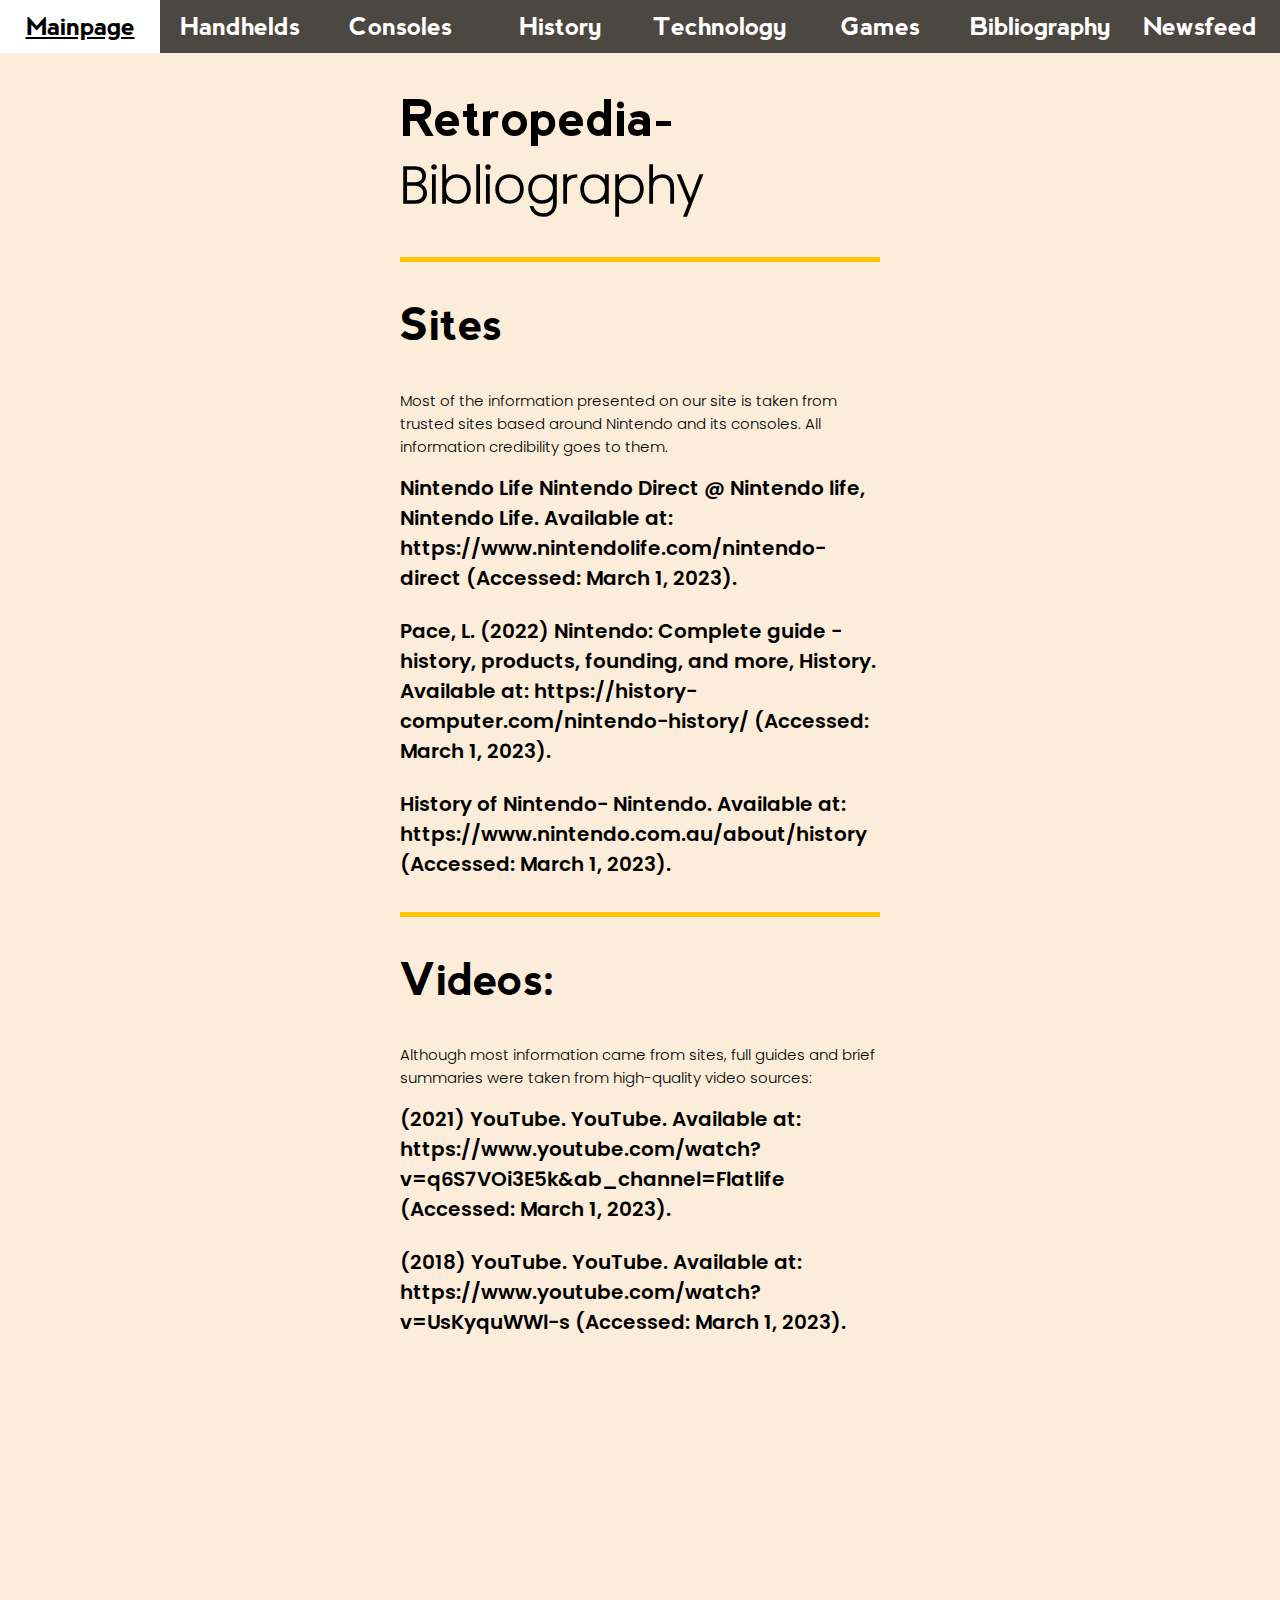
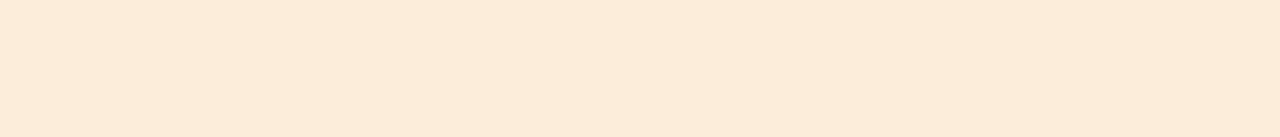
<file: bibliography.html>
<!DOCTYPE html>

<head>
    <link rel="stylesheet" type="text/css" href="style.css">
    <link rel="icon" type="image/x-icon" href="Images\favicon.ico">
    <meta name="viewport" content="width=device-width, initial-scale=1.0">
    <title>
        RETROPEDIA
    </title>
    <style>
        body {
            background: #FCEDDA;
        }

        .tec-section {
            padding: 400px;
            padding-top: 20px;
        }

        .tec-section img {
            margin: 10px 0px 10px;
            width: fit-content;

        }

        @font-face {
            font-family: 'poppins__bold';
            src: url('Poppins/Poppins-SemiBold.ttf');
        }

        @font-face {
            font-family: 'poppins__thin';
            src: url('Poppins/Poppins-ExtraLight.ttf');
        }

        h1 {
            font-size: 50px;
            font-family: 'myfont';
        }

        h2 {
            font-family: 'MyFont';
        }

        p {
            font-family: 'poppins';
        }

        a {
            font-family: 'poppins__bold';
        }
    </style>
</head>



<body>

    <div class="icon-bar">
        <a class="border" href="index.html">
            <!-- <img src="Images\Logo.png" height="100" width="190"> -->
            Mainpage
        </a>
        <a class="border" href="Handheld.html">
            <!-- <img src="Images/Nintendo_Lite.png" height="100px" width="210px"> -->
            Handhelds
        </a>
        <a class="border" href="Consoles.html">
            <!-- <img src="Images/Nintendo_Switch.png" height="100px" width="200px"> -->
            Consoles
        </a>
        <a class="border" href="History.html">
            <!-- <img src="Images/Nintendo News.png" height="100px" width="160px"> -->
            History
        </a>
        <a class="border" href="Technology.html">
            <!-- <img src="Images/Old logo.png" height="100px" width="100px"> -->
            Technology
        </a>
        <a class="border" href="Games.html">
            <!-- <img src="Images/Old Mario.png" height="100px" width="100px"> -->
            Games
        </a>
        <a class="border" href="bibliography.html">
            <!-- <img src="Images/Old Mario.png" height="100px" width="100px"> -->
            Bibliography
        </a>
        <a class="border" href="Newsfeed.html">
            <!-- <img src="Images/Old Mario.png" height="100px" width="100px"> -->
            Newsfeed
        </a>
    </div>
    <br><br>
    <section class="tec-section" style="text-align: left; font-size: 20px;" ;>
        <h1>Retropedia-<span style="font-family: poppins__thin">Bibliography</span></h1>
        <hr style=" height: 5px; background: #FFC300; border: none;">
        <h2 style="font-weight: bold; font-size: 45px;">Sites</h2>
        
        <p style="font-size: 15px"> Most of the information presented on our site is taken from trusted sites based
            around Nintendo and its consoles. All information credibility goes to them.
        </p>
        <a> Nintendo Life Nintendo Direct @ Nintendo life, Nintendo Life. Available at:
            https://www.nintendolife.com/nintendo-direct (Accessed: March 1, 2023).
        </a>
        <br><br>
        <a> Pace, L. (2022) Nintendo: Complete guide - history, products, founding, and more,
            History. Available at: https://history-computer.com/nintendo-history/ (Accessed: March 1, 2023).
        </a>
        <br><br>
        <a> History of Nintendo- Nintendo. Available at: https://www.nintendo.com.au/about/history (Accessed: March 1,
            2023).
        </a>
        <br><br>
        <hr style=" height: 5px; background: #FFC300; border: none;">
        <h2 style="font-weight: bold; font-size: 45px;">Videos:</h2>
       
        <p style="font-size: 15px"> Although most information came from sites, full guides and brief summaries were
            taken from high-quality video sources:
        </p>
        <a> (2021) YouTube. YouTube. Available at: https://www.youtube.com/watch?v=q6S7VOi3E5k&ab_channel=Flatlife
            (Accessed: March 1, 2023).
        </a>
        <br><br>
        <a> (2018) YouTube. YouTube. Available at: https://www.youtube.com/watch?v=UsKyquWWl-s (Accessed: March 1,
            2023).
        </a>

    </section>

</body>
</file>
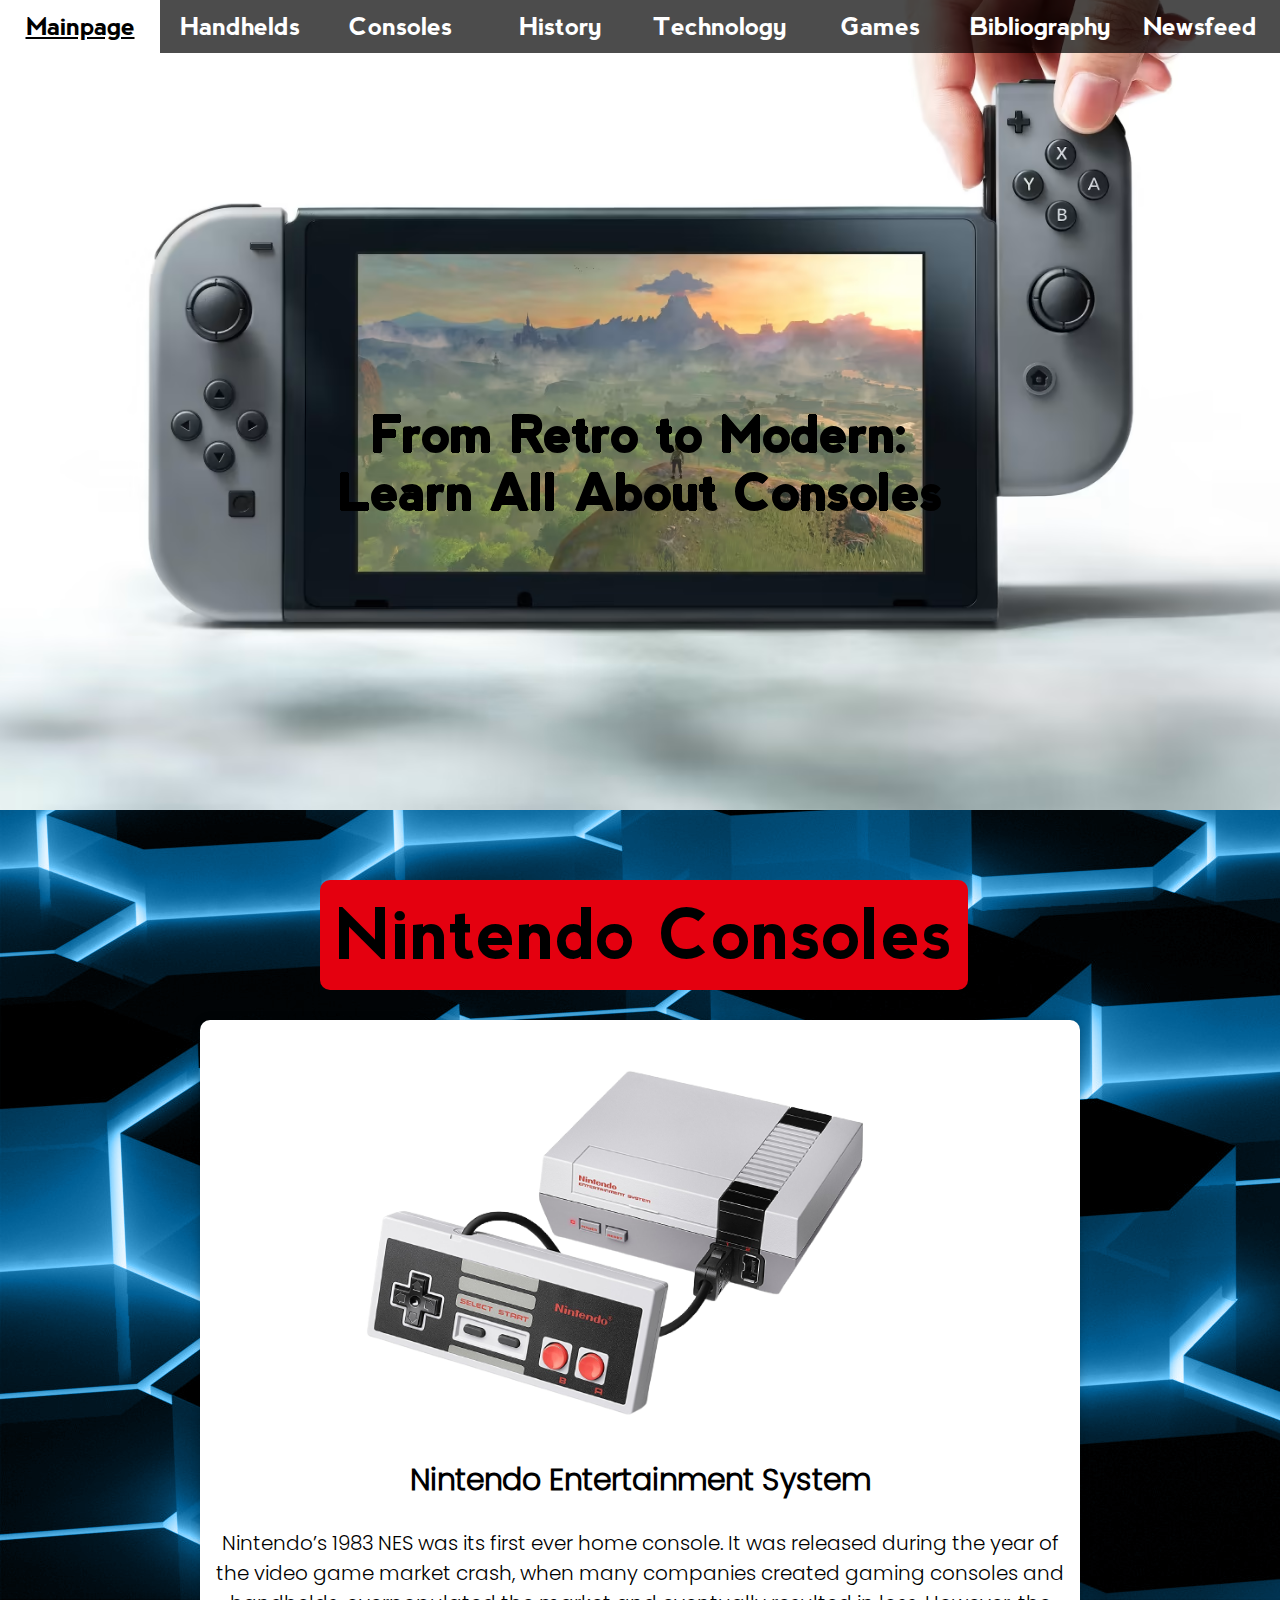
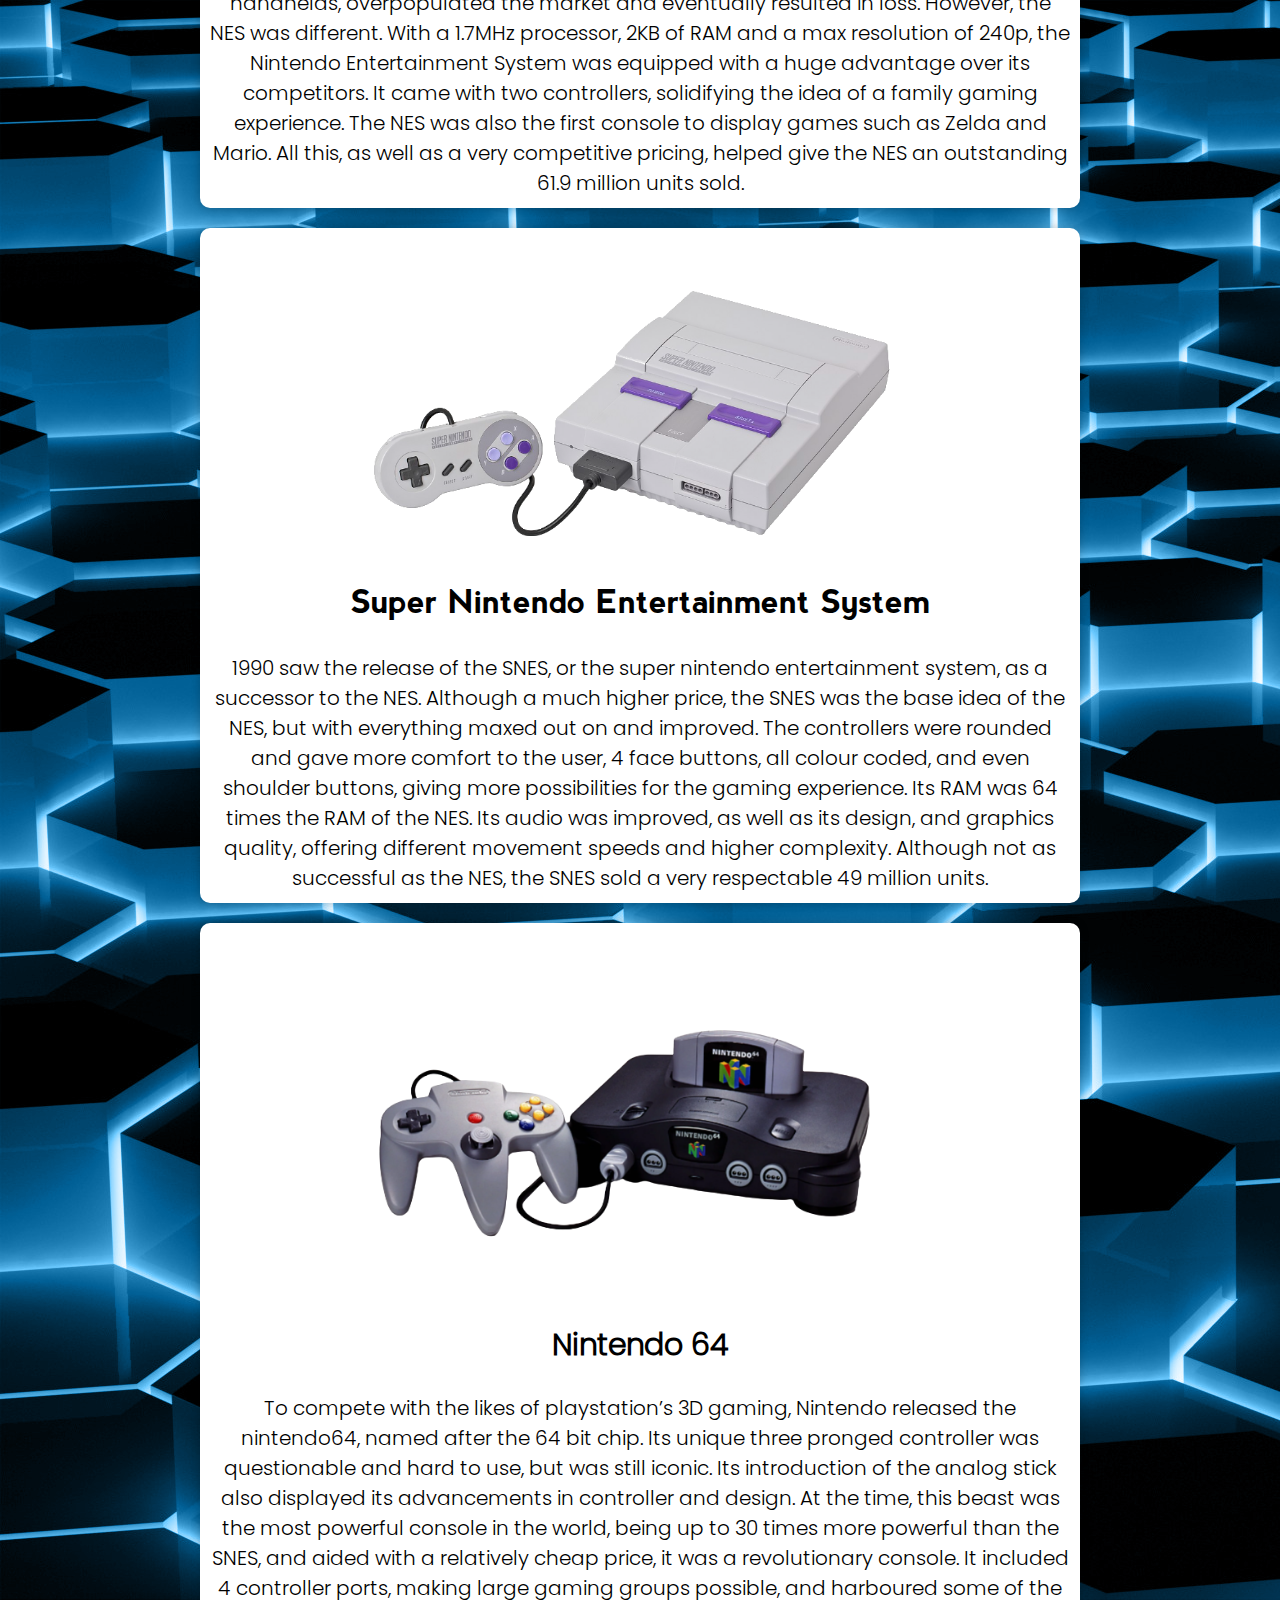
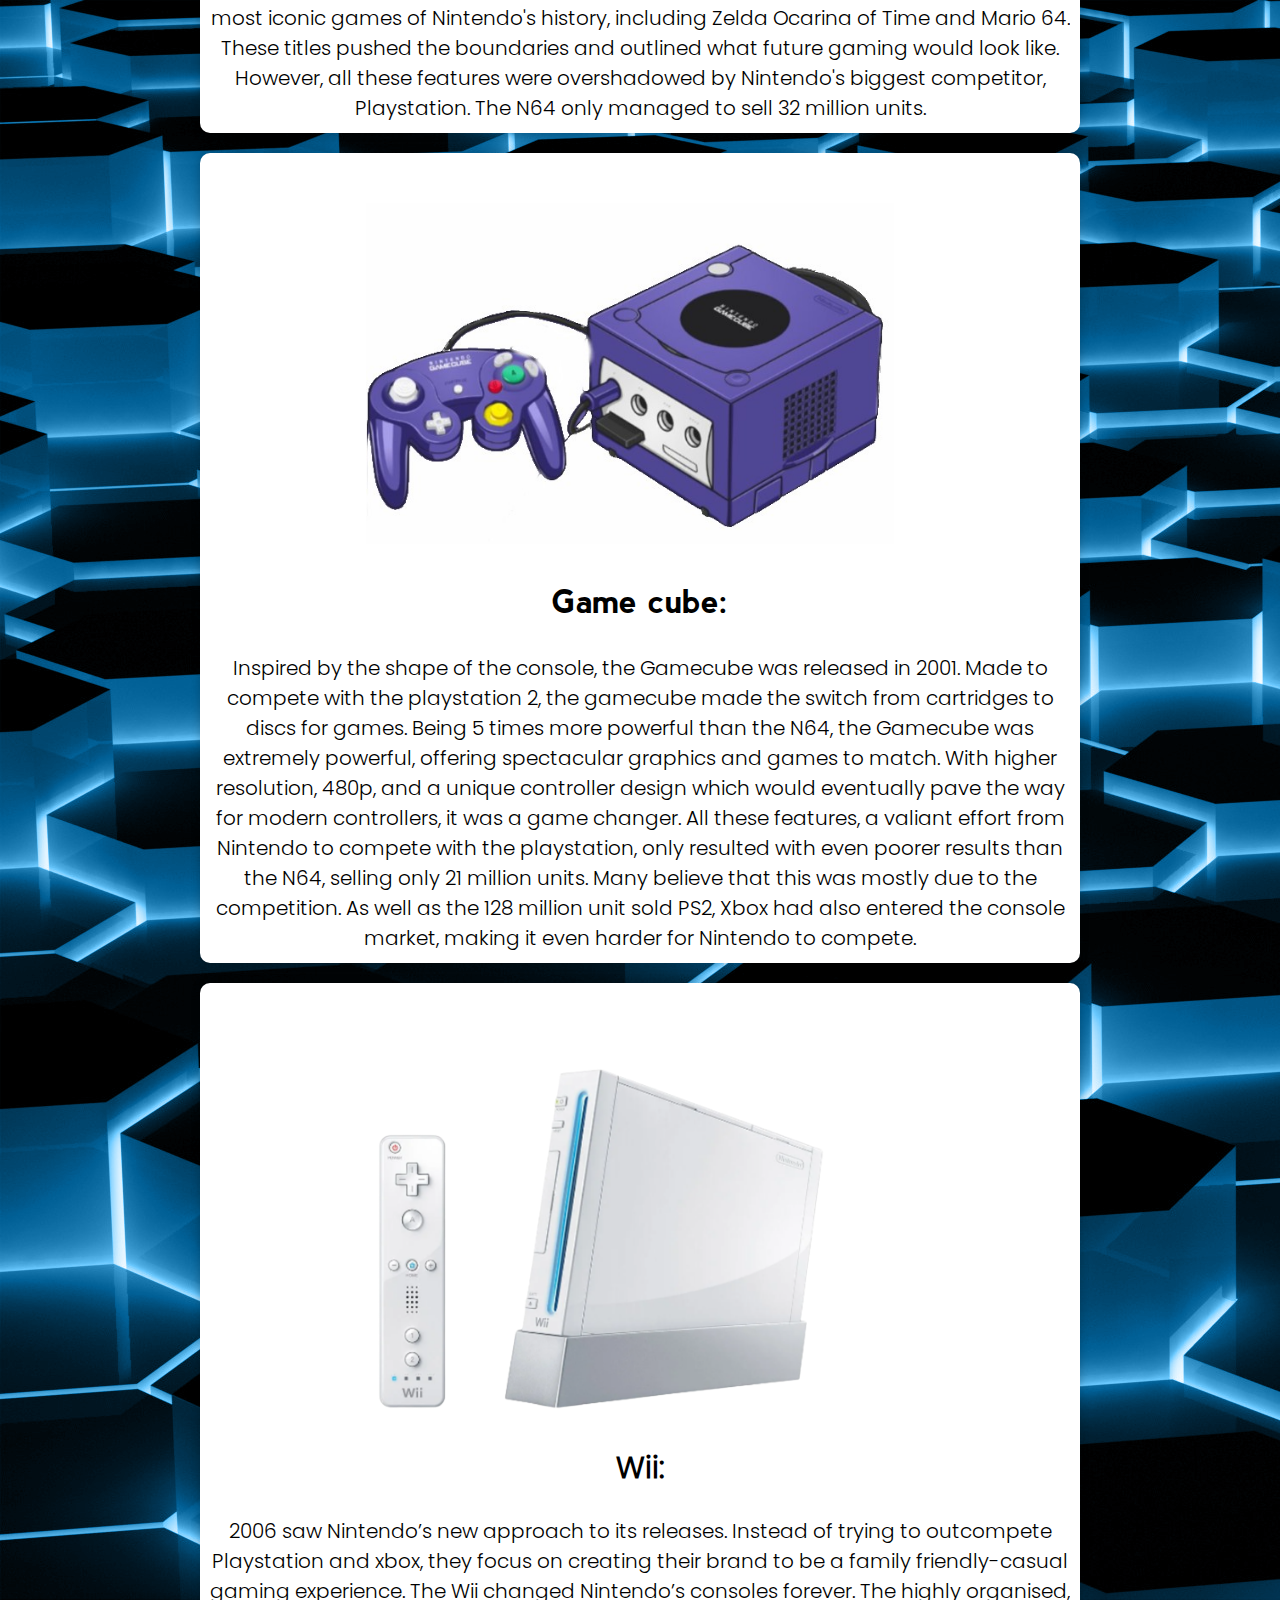
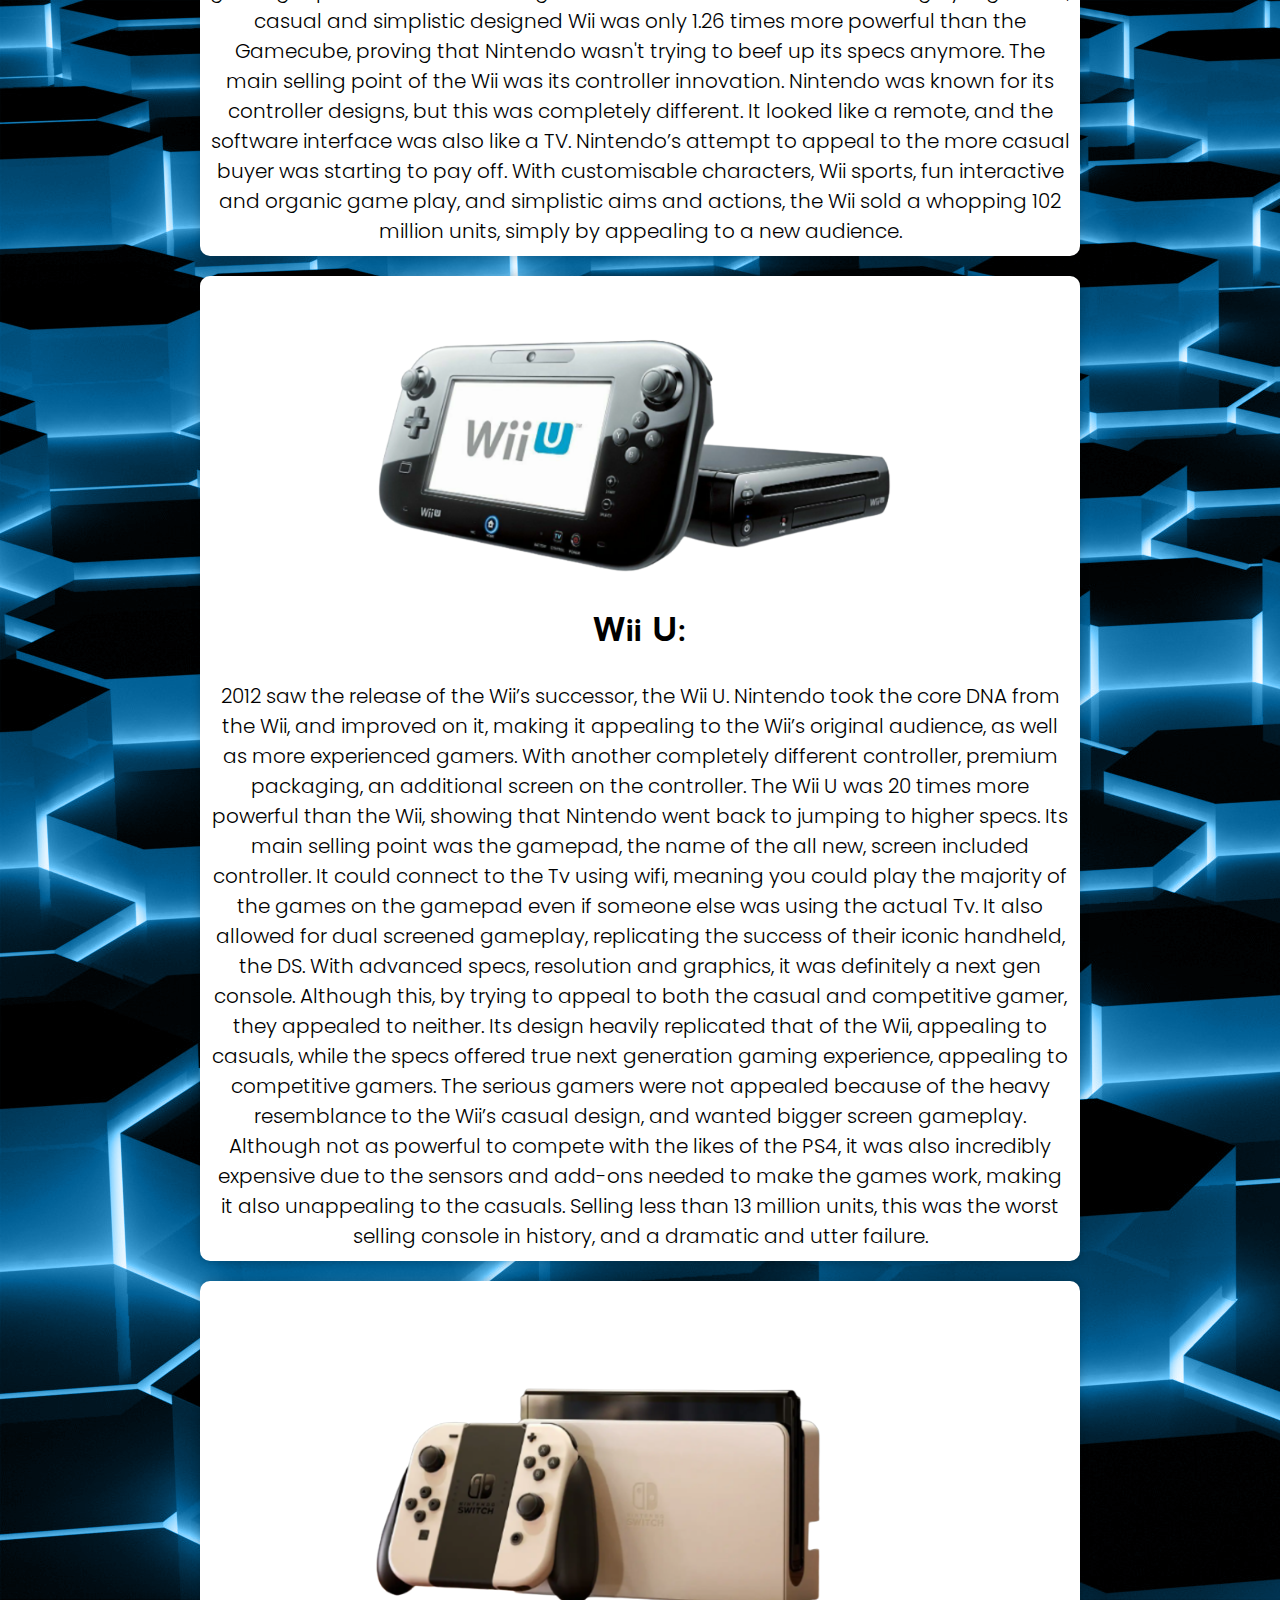
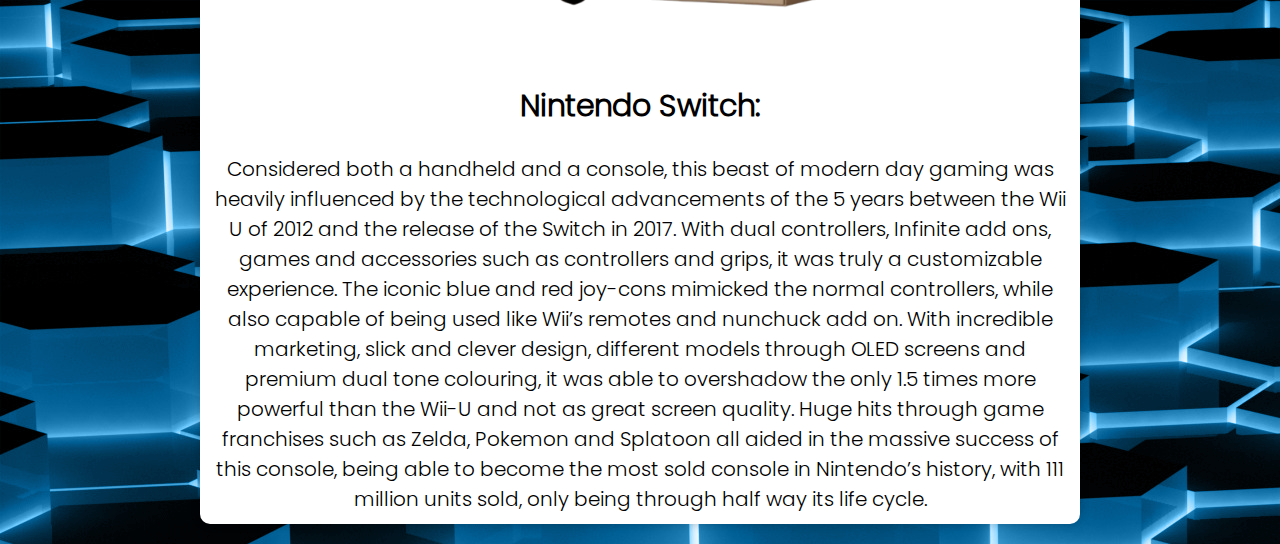
<file: Consoles.html>
<!DOCTYPE html>

<head>
    <link rel="stylesheet" type="text/css" href="style.css">
    <link rel="icon" type="image/x-icon" href="Images\favicon.ico">
    <meta name="viewport" content="width=device-width, initial-scale=1.0">
    <title>
        RETROPEDIA
    </title>
    <style>
        body {
            background-image: url('Images/Wallpapers/bg.png')
        }

        h2 {
            color: black;
        }
    </style>
</head>



<body>
    <!--First thing viewer/s see-->
    <section class="icon-bar">
        <a class="border" href="index.html">
            <!-- <img src="Images\Logo.png" height="100" width="190"> -->
            Mainpage
        </a>
        <a class="border" href="Handheld.html">
            <!-- <img src="Images/Nintendo_Lite.png" height="100px" width="210px"> -->
            Handhelds
        </a>
        <a class="border" href="Consoles.html">
            <!-- <img src="Images/Nintendo_Switch.png" height="100px" width="200px"> -->
            Consoles
        </a>
        <a class="border" href="History.html">
            <!-- <img src="Images/Nintendo News.png" height="100px" width="160px"> -->
            History
        </a>
        <a class="border" href="Technology.html">
            <!-- <img src="Images/Old logo.png" height="100px" width="100px"> -->
            Technology
        </a>
        <a class="border" href="Games.html">
            <!-- <img src="Images/Old Mario.png" height="100px" width="100px"> -->
            Games
        </a>
        <a class="border" href="bibliography.html">
            <!-- <img src="Images/Old Mario.png" height="100px" width="100px"> -->
            Bibliography
        </a>
        <a class="border" href="Newsfeed.html">
            <!-- <img src="Images/Old Mario.png" height="100px" width="100px"> -->
            Newsfeed
        </a>
    </section>
    <center>
        <section class="wallpaperB">
            <br><br><br><br><br><br><br>
            <div class="h3 ">
                From Retro to Modern:
                <br>
                Learn All About Consoles
            </div>
            <br>
            <a class="button2" href="#section3">
                Discover Now!
            </a>
            <br><br><br><br><br>
        </section>
        <section id="section3" class="infoText">
            <div class="h1" style="background: #e4000f; border-radius: 10px;">
                Nintendo Consoles
            </div>
            <section class="consoles-section">

                <div class="container">

                    <img src="Images\Consoles\NES.png" alt="your-image" class="image">
                    <h2>
                        Nintendo Entertainment System
                    </h2>
                    <p class="text"> Nintendo’s 1983 NES was its first ever home console. It was released during the
                        year of the video game market crash, when many companies created gaming consoles and handhelds,
                        overpopulated the market and eventually resulted in loss. However, the NES was different. With a
                        1.7MHz processor, 2KB of RAM and a max resolution of 240p, the Nintendo Entertainment System was
                        equipped with a huge advantage over its competitors. It came with two controllers, solidifying
                        the idea of a family gaming experience. The NES was also the first console to display games such
                        as Zelda and Mario. All this, as well as a very competitive pricing, helped give the NES an
                        outstanding 61.9 million units sold. </p>
                </div>
                <div class="containerB">
                    <img src="Images\Consoles\snes.png" alt="your-image" class="image">
                    <h3>
                        Super Nintendo Entertainment System
                    </h3>
                    <p class="textW">1990 saw the release of the SNES, or the super nintendo entertainment system, as a
                        successor to the NES. Although a much higher price, the SNES was the base idea of the NES, but
                        with everything maxed out on and improved. The controllers were rounded and gave more comfort to
                        the user, 4 face buttons, all colour coded, and even shoulder buttons, giving more possibilities
                        for the gaming experience. Its RAM was 64 times the RAM of the NES. Its audio was improved, as
                        well as its design, and graphics quality, offering different movement speeds and higher
                        complexity. Although not as successful as the NES, the SNES sold a very respectable 49 million
                        units. </p>
                </div>
                <div class="container">

                    <img src="Images\Consoles\64.png" alt="your-image" class="image">
                    <h2>
                        Nintendo 64
                    </h2>
                    <p class="text"> To compete with the likes of playstation’s 3D gaming, Nintendo released the
                        nintendo64, named after the 64 bit chip. Its unique three pronged controller was questionable
                        and hard to use, but was still iconic. Its introduction of the analog stick also displayed its
                        advancements in controller and design. At the time, this beast was the most powerful console in
                        the world, being up to 30 times more powerful than the SNES, and aided with a relatively cheap
                        price, it was a revolutionary console. It included 4 controller ports, making large gaming
                        groups possible, and harboured some of the most iconic games of Nintendo's history, including
                        Zelda Ocarina of Time and Mario 64. These titles pushed the boundaries and outlined what future
                        gaming would look like. However, all these features were overshadowed by Nintendo's biggest
                        competitor, Playstation. The N64 only managed to sell 32 million units. </p>
                </div>
                <div class="containerB">
                    <img src="Images\Consoles\gamecube.png" alt="your-image" class="image">
                    <h3>
                        Game cube:
                    </h3>
                    <p class="textW">Inspired by the shape of the console, the Gamecube was released in 2001. Made to
                        compete with the playstation 2, the gamecube made the switch from cartridges to discs for games.
                        Being 5 times more powerful than the N64, the Gamecube was extremely powerful, offering
                        spectacular graphics and games to match. With higher resolution, 480p, and a unique controller
                        design which would eventually pave the way for modern controllers, it was a game changer. All
                        these features, a valiant effort from Nintendo to compete with the playstation, only resulted
                        with even poorer results than the N64, selling only 21 million units. Many believe that this was
                        mostly due to the competition. As well as the 128 million unit sold PS2, Xbox had also entered
                        the console market, making it even harder for Nintendo to compete.
                    </p>
                </div>
                <div class="container">

                    <img src="Images\Consoles\wii.png" alt="your-image" class="image">
                    <h2>
                        Wii:
                    </h2>
                    <p class="text">2006 saw Nintendo’s new approach to its releases. Instead of trying to outcompete
                        Playstation and xbox, they focus on creating their brand to be a family friendly-casual gaming
                        experience. The Wii changed Nintendo’s consoles forever. The highly organised, casual and
                        simplistic designed Wii was only 1.26 times more powerful than the Gamecube, proving that
                        Nintendo wasn't trying to beef up its specs anymore. The main selling point of the Wii was its
                        controller innovation. Nintendo was known for its controller designs, but this was completely
                        different. It looked like a remote, and the software interface was also like a TV. Nintendo’s
                        attempt to appeal to the more casual buyer was starting to pay off. With customisable
                        characters, Wii sports, fun interactive and organic game play, and simplistic aims and actions,
                        the Wii sold a whopping 102 million units, simply by appealing to a new audience. </p>
                </div>
                <div class="containerB">
                    <img src="Images\Consoles\wii-u.png" alt="your-image" class="image">
                    <h3>
                        Wii U:
                    </h3>
                    <p class="textW">2012 saw the release of the Wii’s successor, the Wii U. Nintendo took the core DNA
                        from the Wii, and improved on it, making it appealing to the Wii’s original audience, as well as
                        more experienced gamers. With another completely different controller, premium packaging, an
                        additional screen on the controller. The Wii U was 20 times more powerful than the Wii, showing
                        that Nintendo went back to jumping to higher specs. Its main selling point was the gamepad, the
                        name of the all new, screen included controller. It could connect to the Tv using wifi, meaning
                        you could play the majority of the games on the gamepad even if someone else was using the
                        actual Tv. It also allowed for dual screened gameplay, replicating the success of their iconic
                        handheld, the DS. With advanced specs, resolution and graphics, it was definitely a next gen
                        console. Although this, by trying to appeal to both the casual and competitive gamer, they
                        appealed to neither. Its design heavily replicated that of the Wii, appealing to casuals, while
                        the specs offered true next generation gaming experience, appealing to competitive gamers. The
                        serious gamers were not appealed because of the heavy resemblance to the Wii’s casual design,
                        and wanted bigger screen gameplay. Although not as powerful to compete with the likes of the
                        PS4, it was also incredibly expensive due to the sensors and add-ons needed to make the games
                        work, making it also unappealing to the casuals. Selling less than 13 million units, this was
                        the worst selling console in history, and a dramatic and utter failure. </p>
                </div>
                <div class="container">

                    <img src="Images\Consoles\oled.png" alt="your-image" class="image">
                    <h2>
                        Nintendo Switch:
                    </h2>
                    <p class="text">Considered both a handheld and a console, this beast of modern day gaming was
                        heavily influenced by the technological advancements of the 5 years between the Wii U of 2012
                        and the release of the Switch in 2017. With dual controllers, Infinite add ons, games and
                        accessories such as controllers and grips, it was truly a customizable experience. The iconic
                        blue and red joy-cons mimicked the normal controllers, while also capable of being used like
                        Wii’s remotes and nunchuck add on.
                        With incredible marketing, slick and clever design, different models through OLED screens and
                        premium dual tone colouring, it was able to overshadow the only 1.5 times more powerful than the
                        Wii-U and not as great screen quality. Huge hits through game franchises such as Zelda, Pokemon
                        and Splatoon all aided in the massive success of this console, being able to become the most
                        sold console in Nintendo’s history, with 111 million units sold, only being through half way its
                        life cycle.
                    </p>
                </div>
            </section>

        </section>
</body>
</file>
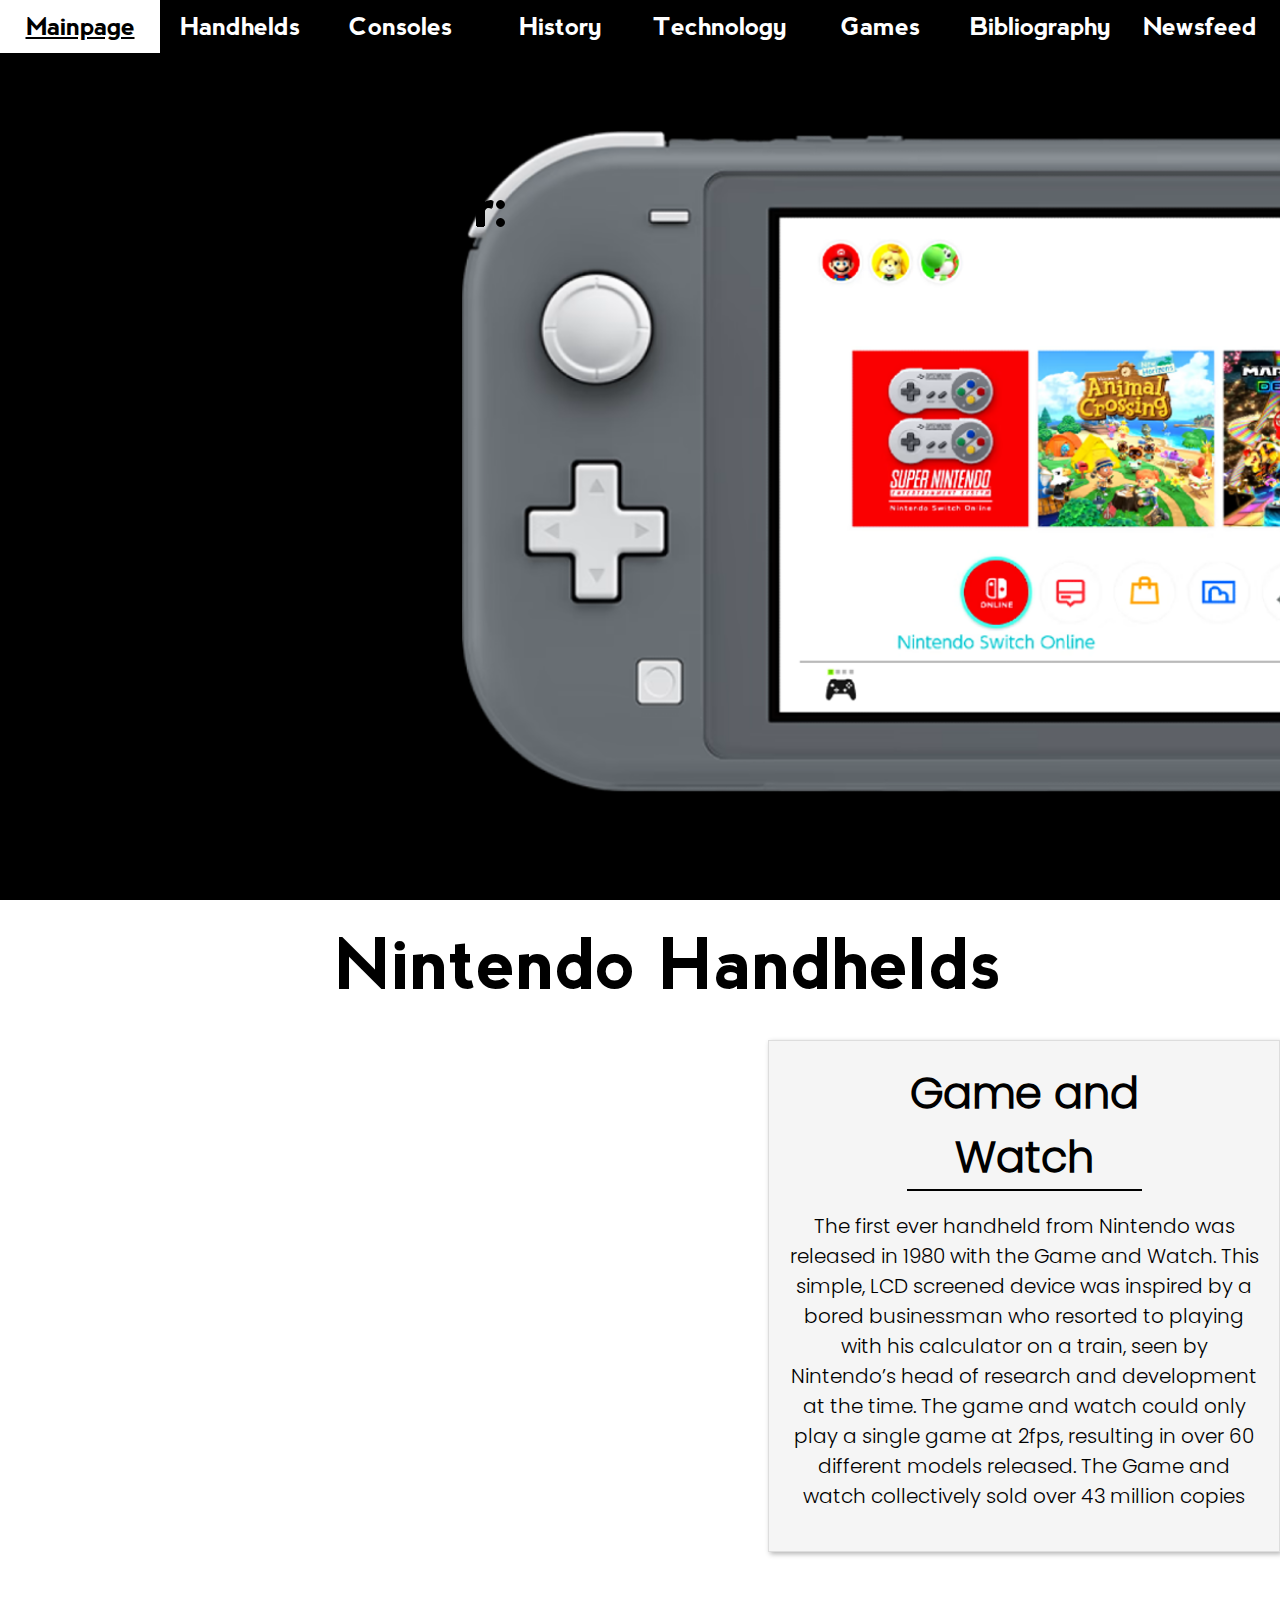
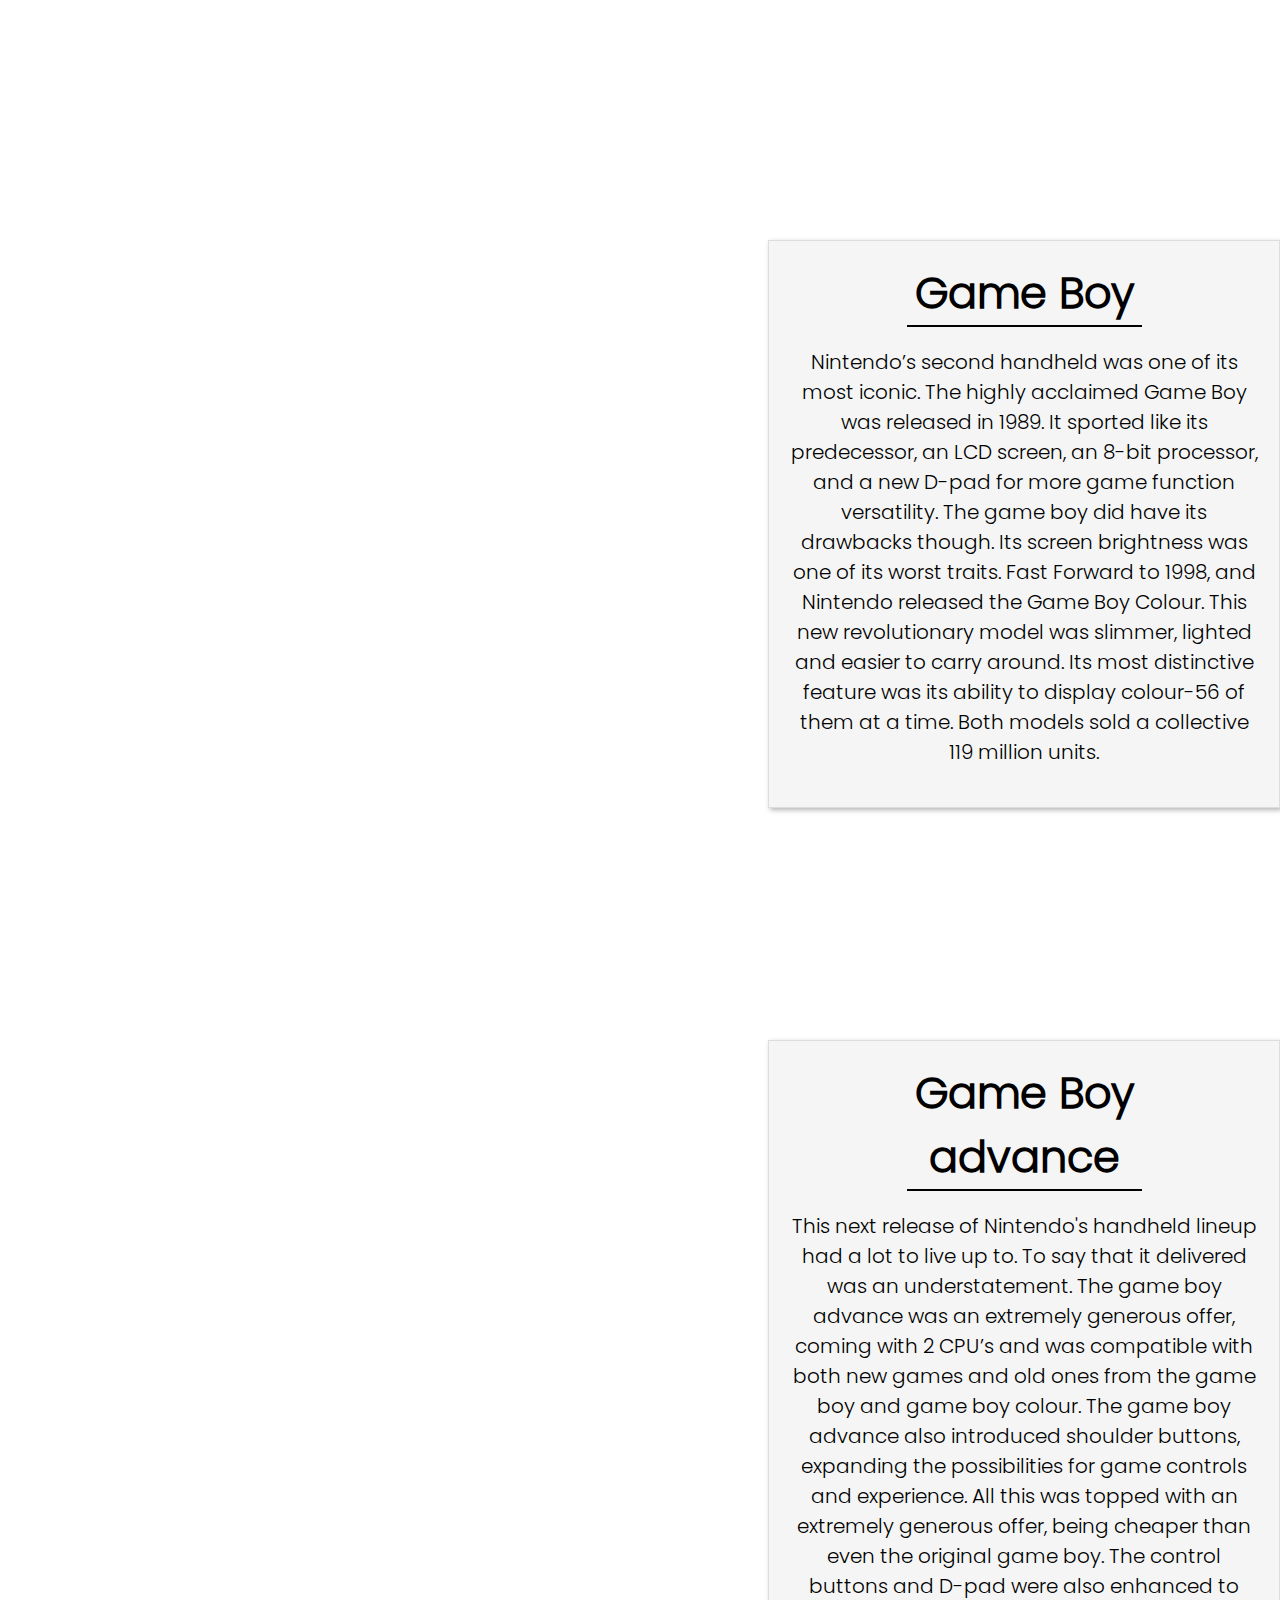
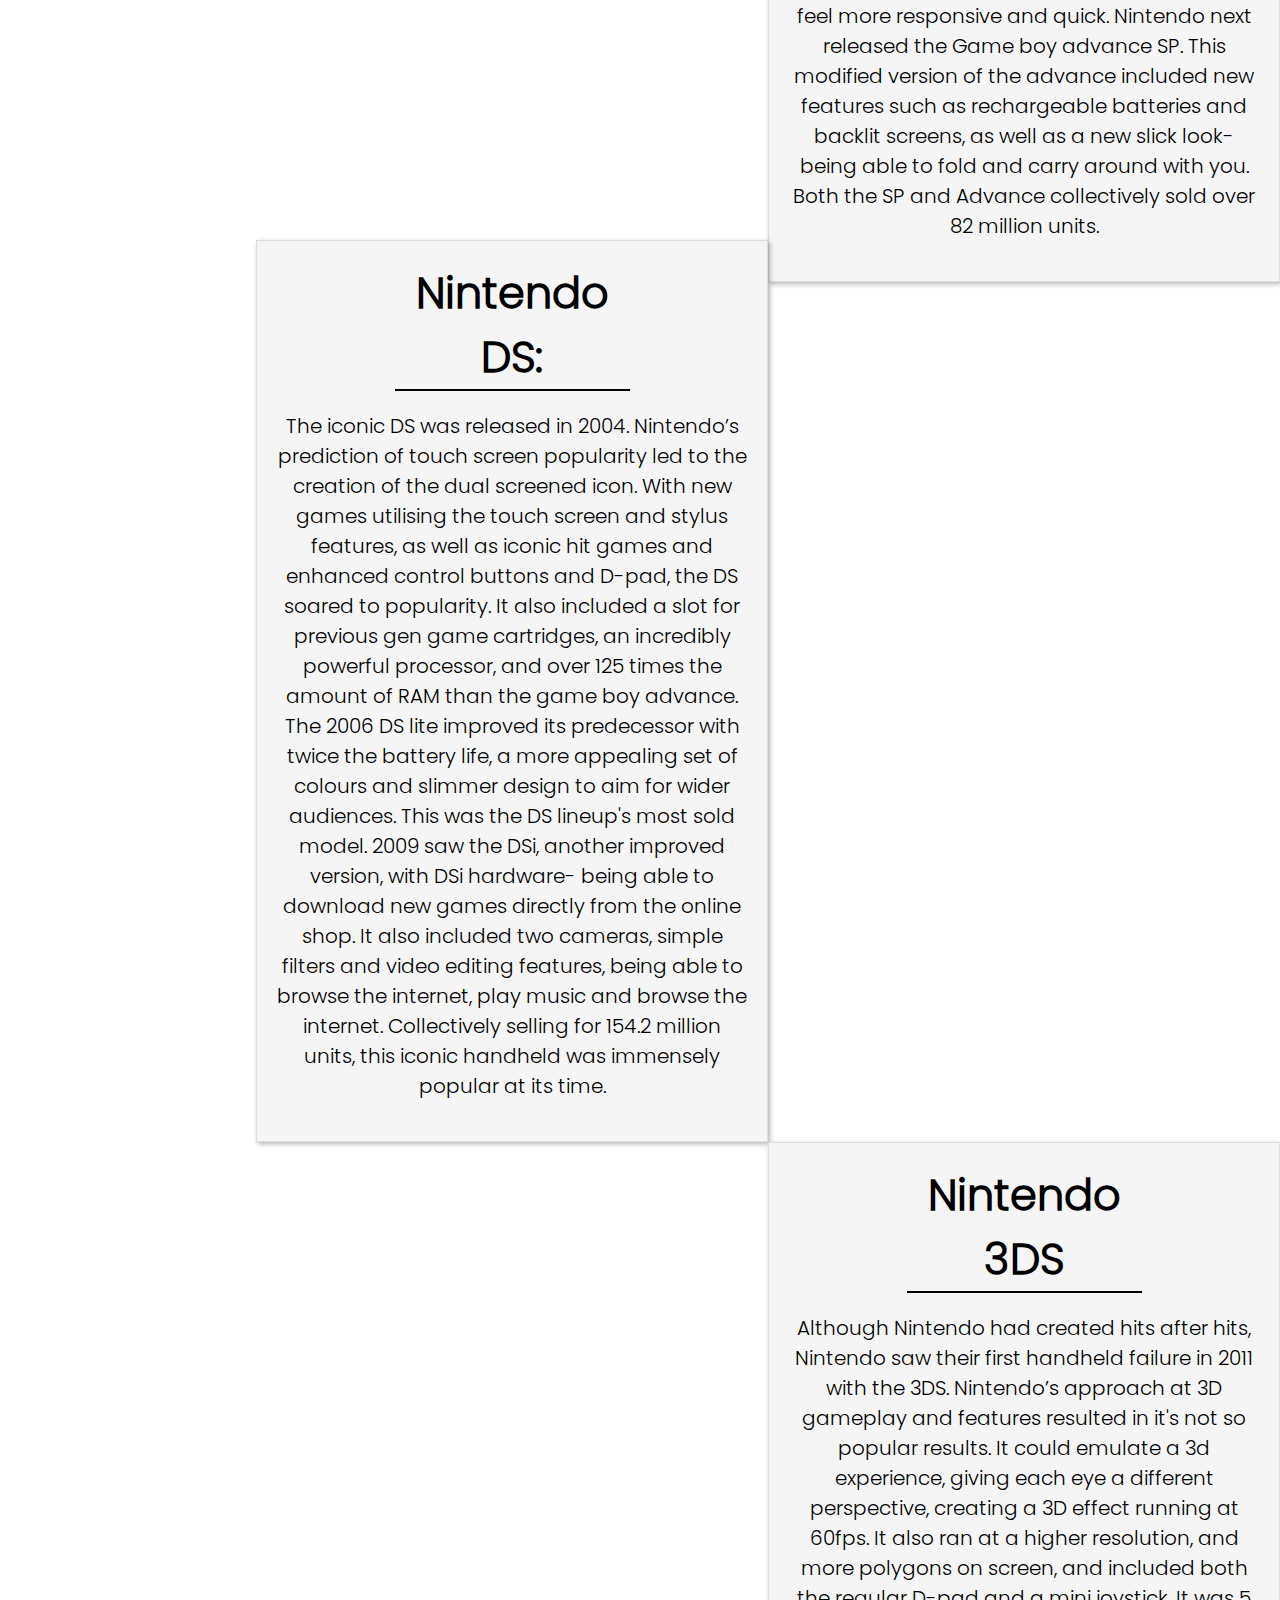
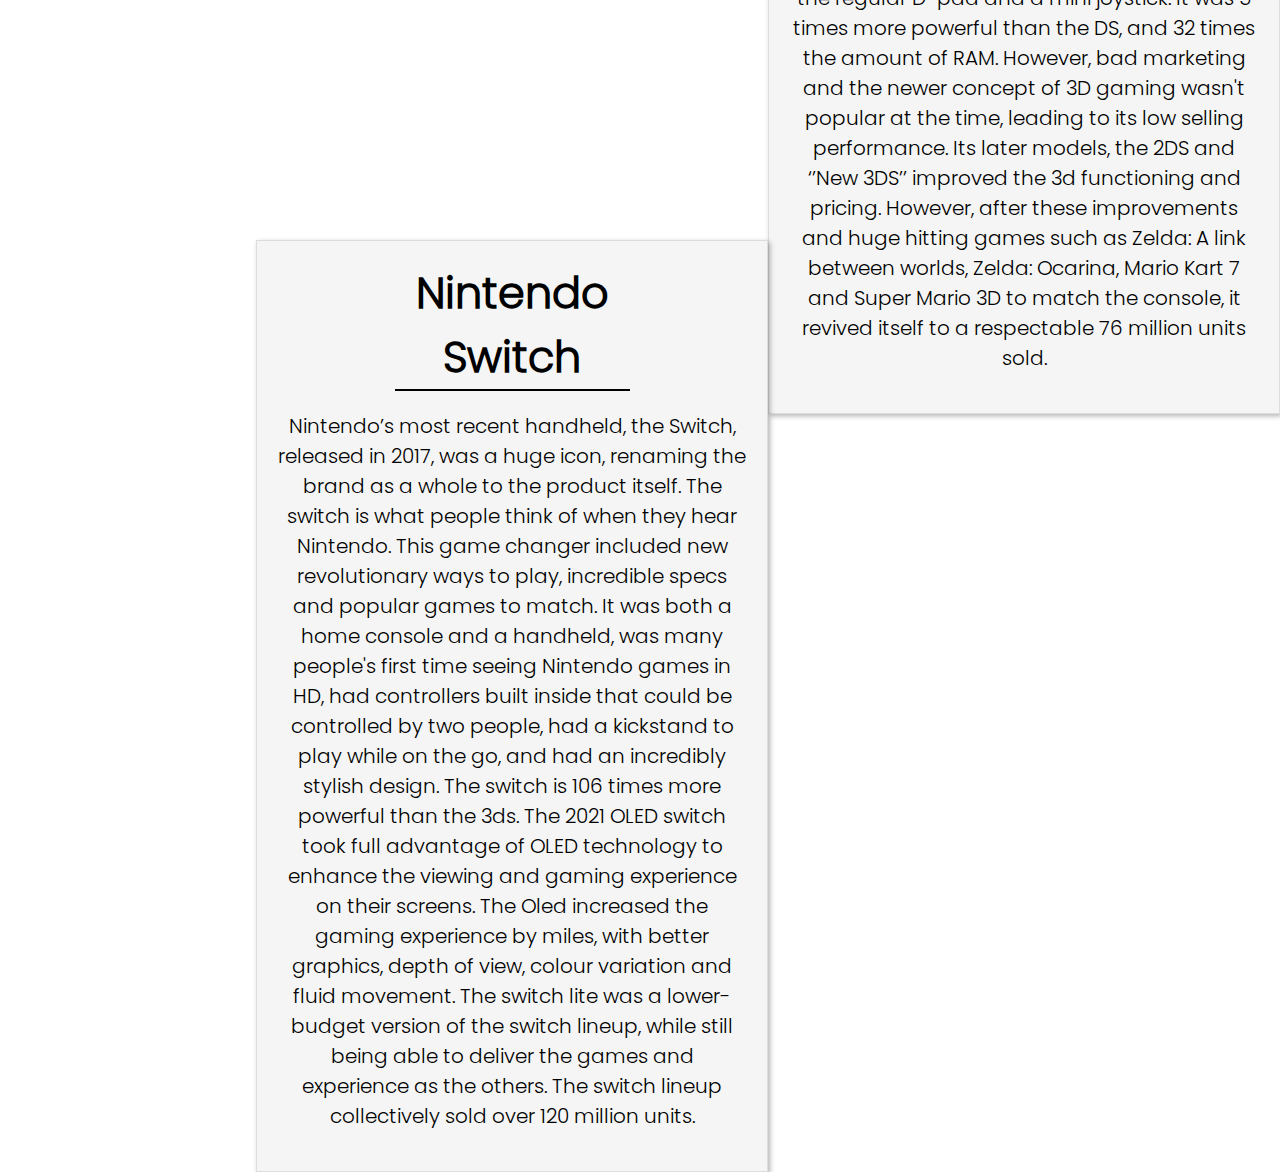
<file: Handheld.html>
<!DOCTYPE html>

<head>
    <link rel="stylesheet" type="text/css" href="style.css">
    <link rel="icon" type="image/x-icon" href="Images\favicon.ico">
    <meta name="viewport" content="width=device-width, initial-scale=1.0">
    <title>
        RETROPEDIA
    </title>
</head>



<body>

    <!--First thing viewer/s see-->
    <section class="icon-bar">
        <a class="border" href="index.html">
            <!-- <img src="Images\Logo.png" height="100" width="190"> -->
            Mainpage
        </a>
        <a class="border" href="Handheld.html">
            <!-- <img src="Images/Nintendo_Lite.png" height="100px" width="210px"> -->
            Handhelds

        </a>
        <a class="border" href="Consoles.html">
            <!-- <img src="Images/Nintendo_Switch.png" height="100px" width="200px"> -->
            Consoles
        </a>
        <a class="border" href="History.html">
            <!-- <img src="Images/Nintendo News.png" height="100px" width="160px"> -->
            History
        </a>
        <a class="border" href="Technology.html">
            <!-- <img src="Images/Old logo.png" height="100px" width="100px"> -->
            Technology
        </a>
        <a class="border" href="Games.html">
            <!-- <img src="Images/Old Mario.png" height="100px" width="100px"> -->
            Games
        </a>
        <a class="border" href="bibliography.html">
            <!-- <img src="Images/Old Mario.png" height="100px" width="100px"> -->
            Bibliography
        </a>
        <a class="border" href="Newsfeed.html">
            <!-- <img src="Images/Old Mario.png" height="100px" width="100px"> -->
            Newsfeed
        </a>
    </section>

    <section class="bgimg-1">
        <br><br><br><br><br><br><br><br><br><br>
        <div class="h3" style="position:absolute; left: 20px">
            Pocket-Sized Power:
            <br>
            Handheld Gaming
            <br>
            Consoles
        </div>
        <br><br><br><br><br><br><br><br><br><br><br>

        <a class="button" style="position:absolute;" href="#section2">
            Discover More
        </a>
        <br><br><br><br>
    </section>
    <section id="section2" class="infoText">
        <div class="h1">
            Nintendo Handhelds
        </div>
        <div class="bgimg-2">
            <div class="text-box" style="position:relative; top: 10px">
                <h2>Game and Watch</h2>
                <p>The first ever handheld from Nintendo was released in 1980 with the Game and Watch. This simple, LCD
                    screened device was inspired by a bored businessman who resorted to playing with his calculator on a
                    train, seen by Nintendo’s head of research and development at the time. The game and watch could
                    only play a single game at 2fps, resulting in over 60 different models released. The Game and watch
                    collectively sold over 43 million copies
                </p>
            </div>
        </div>
        <hr style="height: 30px; background-color: white; border: none;">
        <div class="bgimg-3">
            <div class="text-box" style="position:relative; top: 10px">
                <h2>Game Boy</h2>
                <p>Nintendo’s second handheld was one of its most iconic. The highly acclaimed Game Boy was released in
                    1989. It sported like its predecessor, an LCD screen, an 8-bit processor, and a new D-pad for more
                    game function versatility. The game boy did have its drawbacks though. Its screen brightness was one
                    of its worst traits.
                    Fast Forward to 1998, and Nintendo released the Game Boy Colour. This new revolutionary model was
                    slimmer, lighted and easier to carry around. Its most distinctive feature was its ability to display
                    colour-56 of them at a time. Both models sold a collective 119 million units.
                </p>
            </div>
        </div>
        <hr style="height: 30px; background-color: white; border: none;">
        <div class="bgimg-4" style="position:relative; top: 10px">
            <div class="text-box">
                <h2>Game Boy advance</h2>
                <p>This next release of Nintendo's handheld lineup had a lot to live up to. To say that it delivered was
                    an understatement. The game boy advance was an extremely generous offer, coming with 2 CPU’s and was
                    compatible with both new games and old ones from the game boy and game boy colour. The game boy
                    advance also introduced shoulder buttons, expanding the possibilities for game controls and
                    experience. All this was topped with an extremely generous offer, being cheaper than even the
                    original game boy. The control buttons and D-pad were also enhanced to feel more responsive and
                    quick.
                    Nintendo next released the Game boy advance SP. This modified version of the advance included new
                    features such as rechargeable batteries and backlit screens, as well as a new slick look-being able
                    to fold and carry around with you. Both the SP and Advance collectively sold over 82 million units.
                </p>
            </div>
        </div>
        <hr style="height: 30px; background-color: white; border: none;">
        <div class="bgimg-5">
            <div class="text-box" style="position:relative; top: 10px">
                <h2>Nintendo DS:
                </h2>
                <p>The iconic DS was released in 2004. Nintendo’s prediction of touch screen popularity led to the
                    creation of the dual screened icon. With new games utilising the touch screen and stylus features,
                    as well as iconic hit games and enhanced control buttons and D-pad, the DS soared to popularity. It
                    also included a slot for previous gen game cartridges, an incredibly powerful processor, and over
                    125 times the amount of RAM than the game boy advance. The 2006 DS lite improved its predecessor
                    with twice the battery life, a more appealing set of colours and slimmer design to aim for wider
                    audiences. This was the DS lineup's most sold model.
                    2009 saw the DSi, another improved version, with DSi hardware- being able to download new games
                    directly from the online shop. It also included two cameras, simple filters and video editing
                    features, being able to browse the internet, play music and browse the internet. Collectively
                    selling for 154.2 million units, this iconic handheld was immensely popular at its time.

                </p>
            </div>
        </div>
        <hr style="height: 30px; background-color: white; border: none;">
        <div class="bgimg-6">
            <div class="text-box" style="position:relative; top: 10px">
                <h2>Nintendo 3DS</h2>
                <p>Although Nintendo had created hits after hits, Nintendo saw their first handheld failure in 2011 with
                    the 3DS. Nintendo’s approach at 3D gameplay and features resulted in it's not so popular results. It
                    could emulate a 3d experience, giving each eye a different perspective, creating a 3D effect running
                    at 60fps. It also ran at a higher resolution, and more polygons on screen, and included both the
                    regular D-pad and a mini joystick. It was 5 times more powerful than the DS, and 32 times the amount
                    of RAM. However, bad marketing and the newer concept of 3D gaming wasn't popular at the time,
                    leading to its low selling performance. Its later models, the 2DS and ‘’New 3DS’’ improved the 3d
                    functioning and pricing. However, after these improvements and huge hitting games such as Zelda: A
                    link between worlds, Zelda: Ocarina, Mario Kart 7 and Super Mario 3D to match the console, it
                    revived itself to a respectable 76 million units sold.
                </p>
            </div>
        </div>
        <hr style="height: 30px; background-color: white; border: none;">
        <div class="bgimg-7">
            <div class="text-box" style="position:relative; top: 10px">
                <h2>Nintendo Switch</h2>
                <p>
                    Nintendo’s most recent handheld, the Switch, released in 2017, was a huge icon, renaming the brand
                    as a whole to the product itself. The switch is what people think of when they hear Nintendo. This
                    game changer included new revolutionary ways to play, incredible specs and popular games to match.
                    It was both a home console and a handheld, was many people's first time seeing Nintendo games in HD,
                    had controllers built inside that could be controlled by two people, had a kickstand to play while
                    on the go, and had an incredibly stylish design. The switch is 106 times more powerful than the 3ds.
                    The 2021 OLED switch took full advantage of OLED technology to enhance the viewing and gaming
                    experience on their screens. The Oled increased the
                    gaming experience by miles, with better graphics, depth of view, colour variation and fluid
                    movement. The switch lite was a lower-budget version of the switch lineup, while still being able to
                    deliver the games and experience as the others. The switch lineup collectively sold over 120 million
                    units.
                </p>
            </div>
        </div>
    </section>


    <script>
        var audio = document.getElementById("my-audio");
        var playButton = document.getElementById("play-button");

        function playAudio() {
            if (audio.paused) {
                audio.play();
                playButton.textContent = "Pause The Music";
            } else {
                audio.pause();
                playButton.textContent = "Play Some Music";
            }
        }

    </script>
</body>
</file>
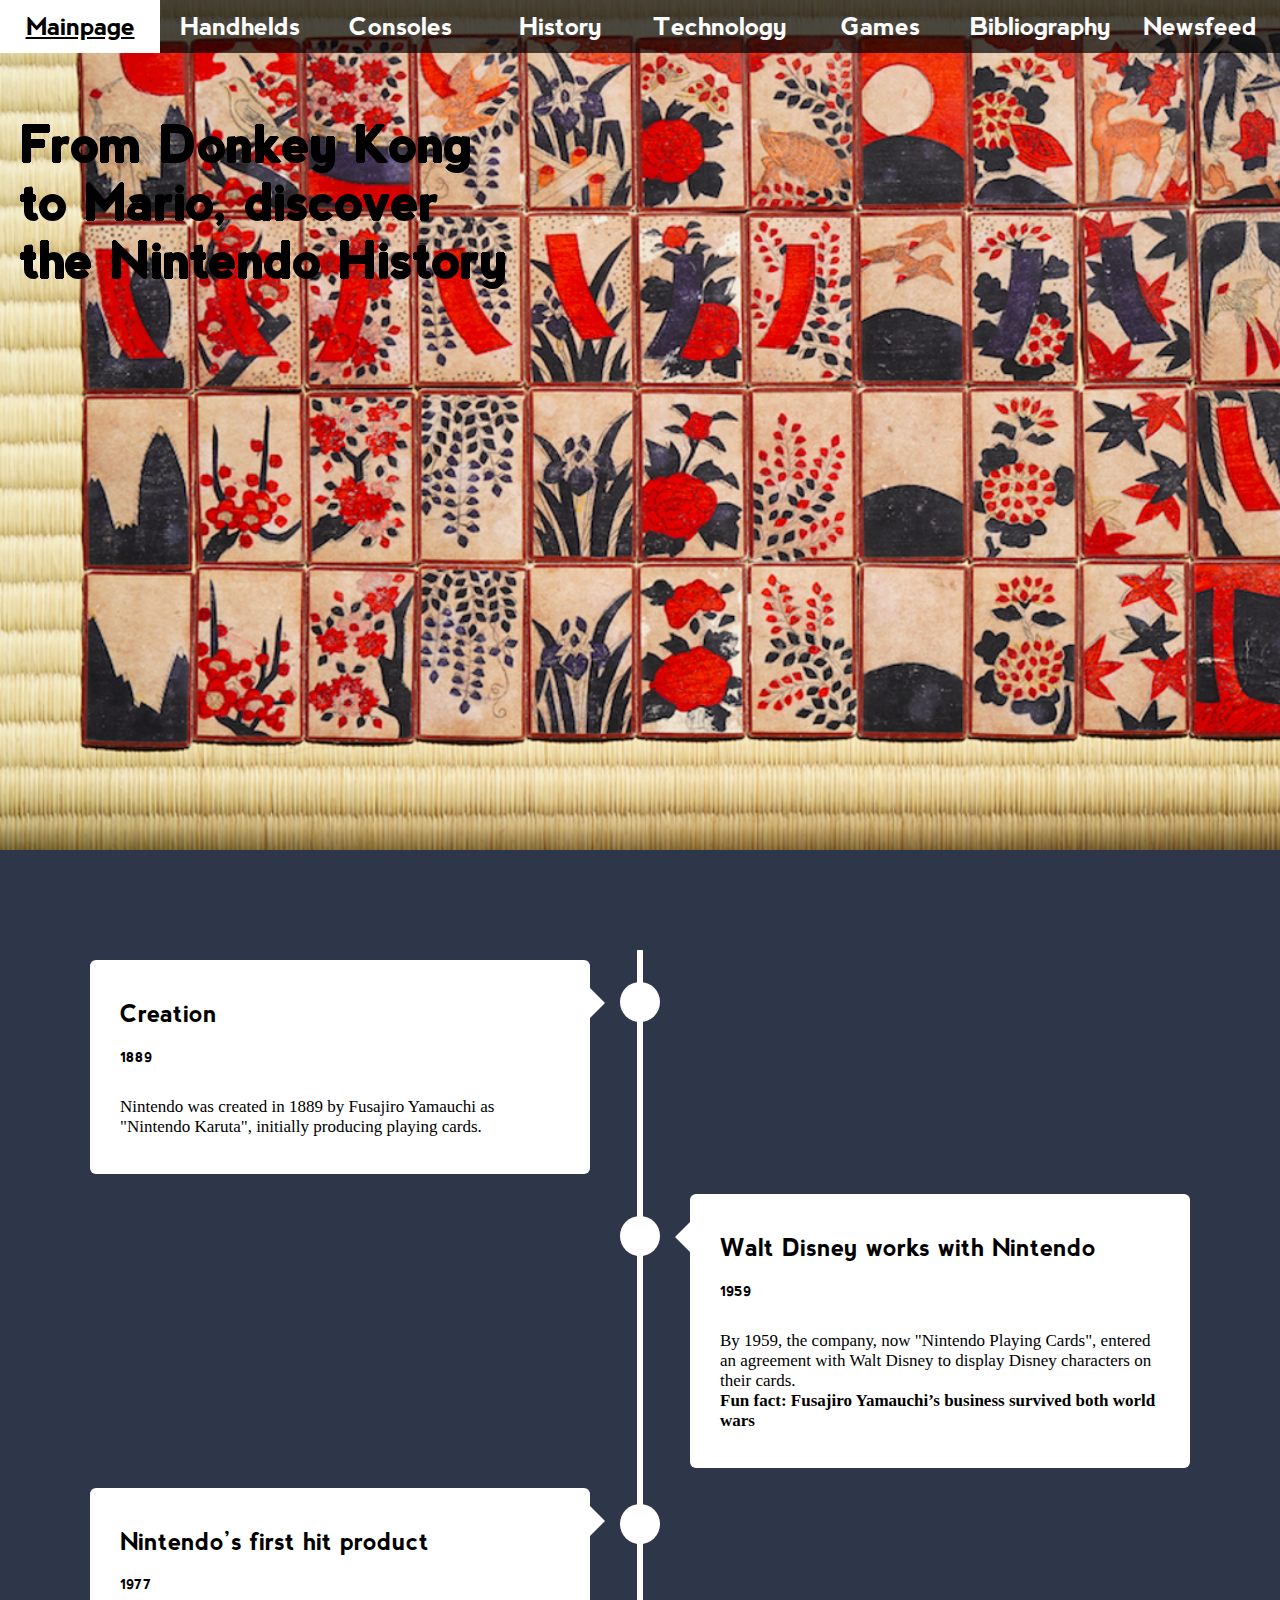
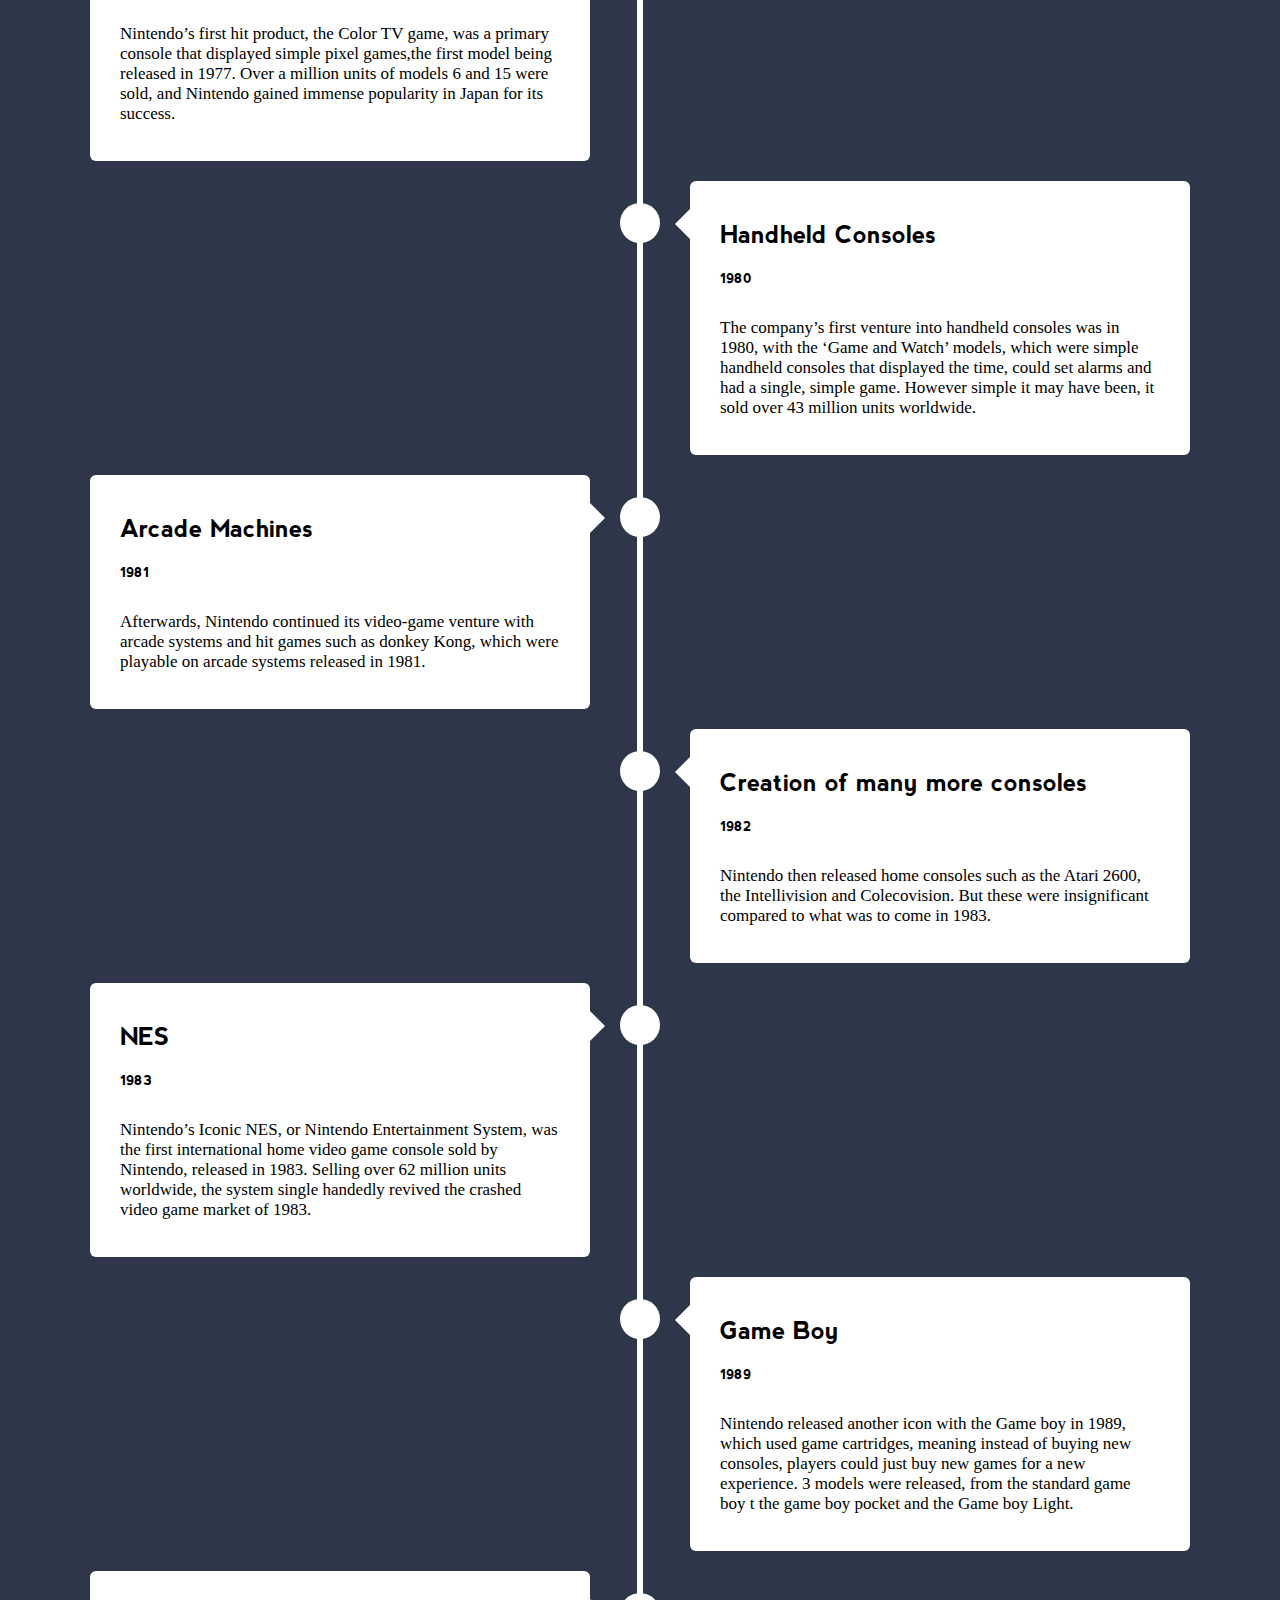
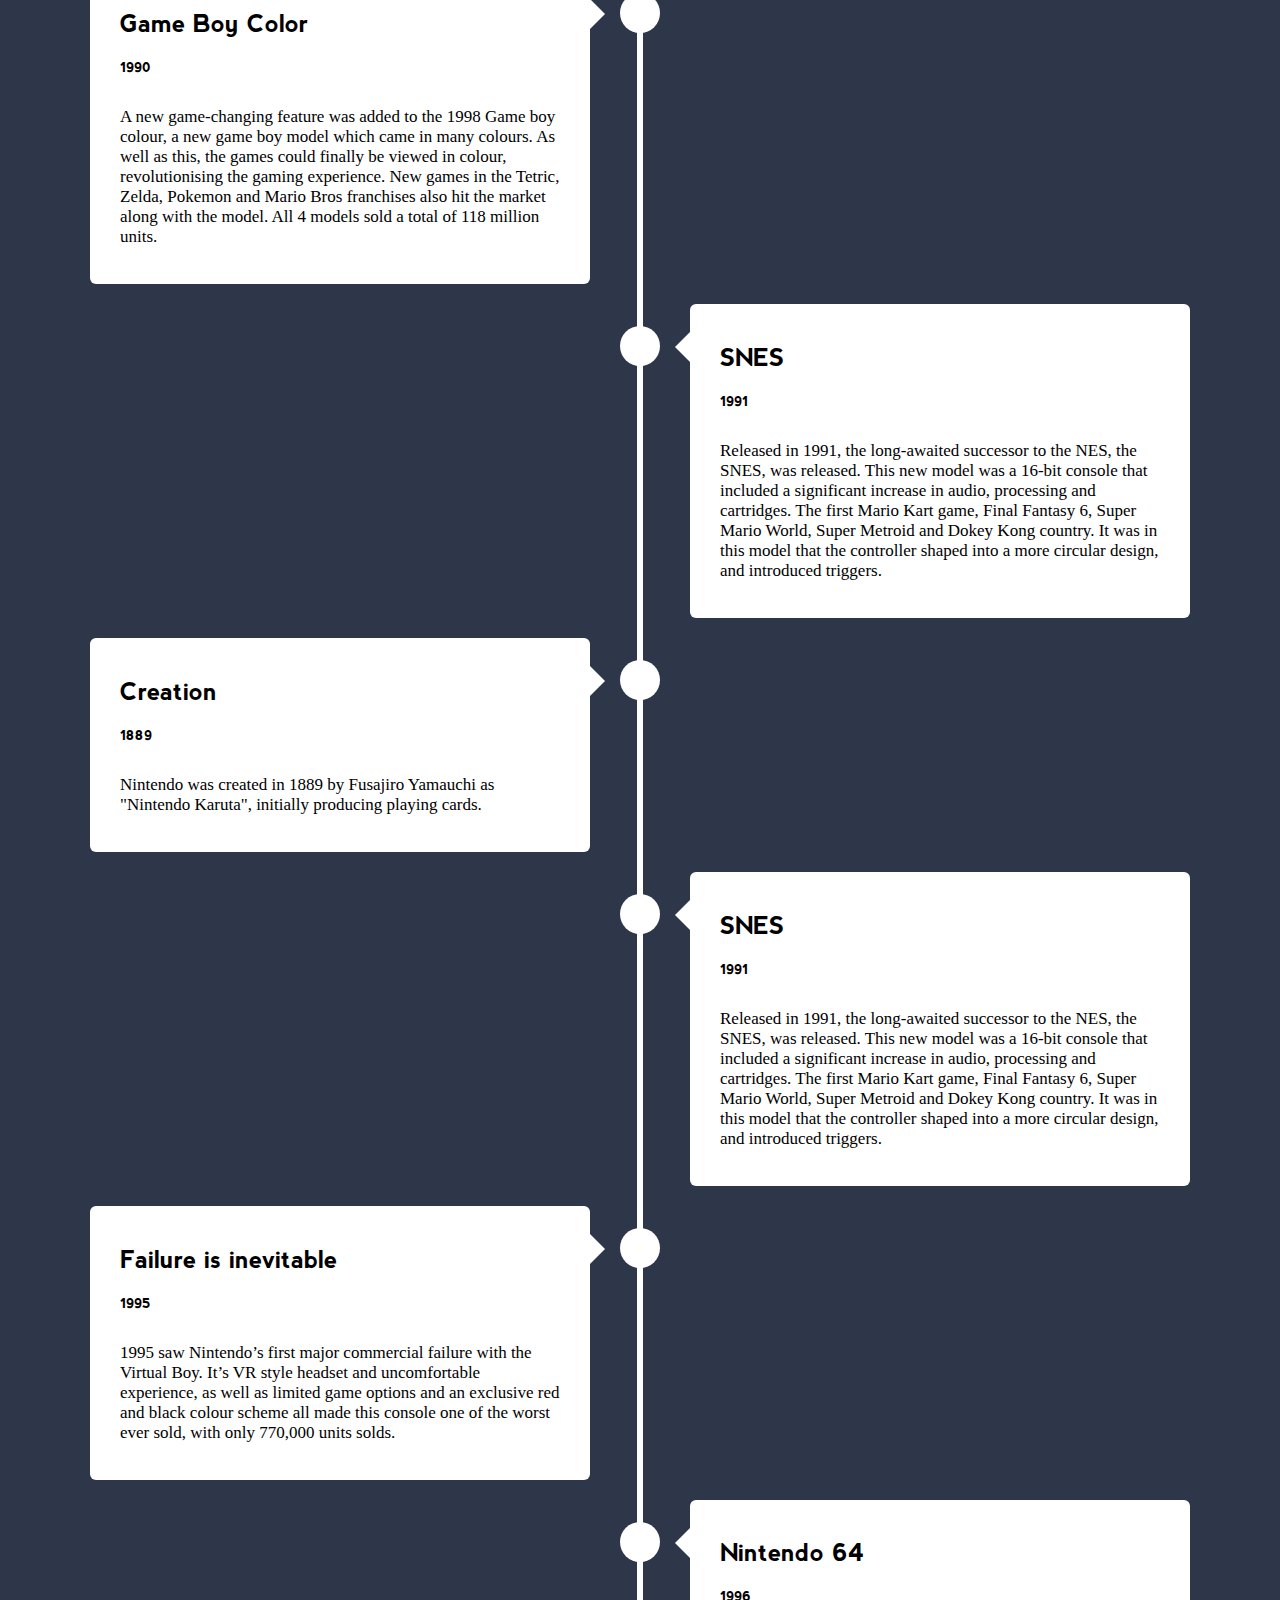
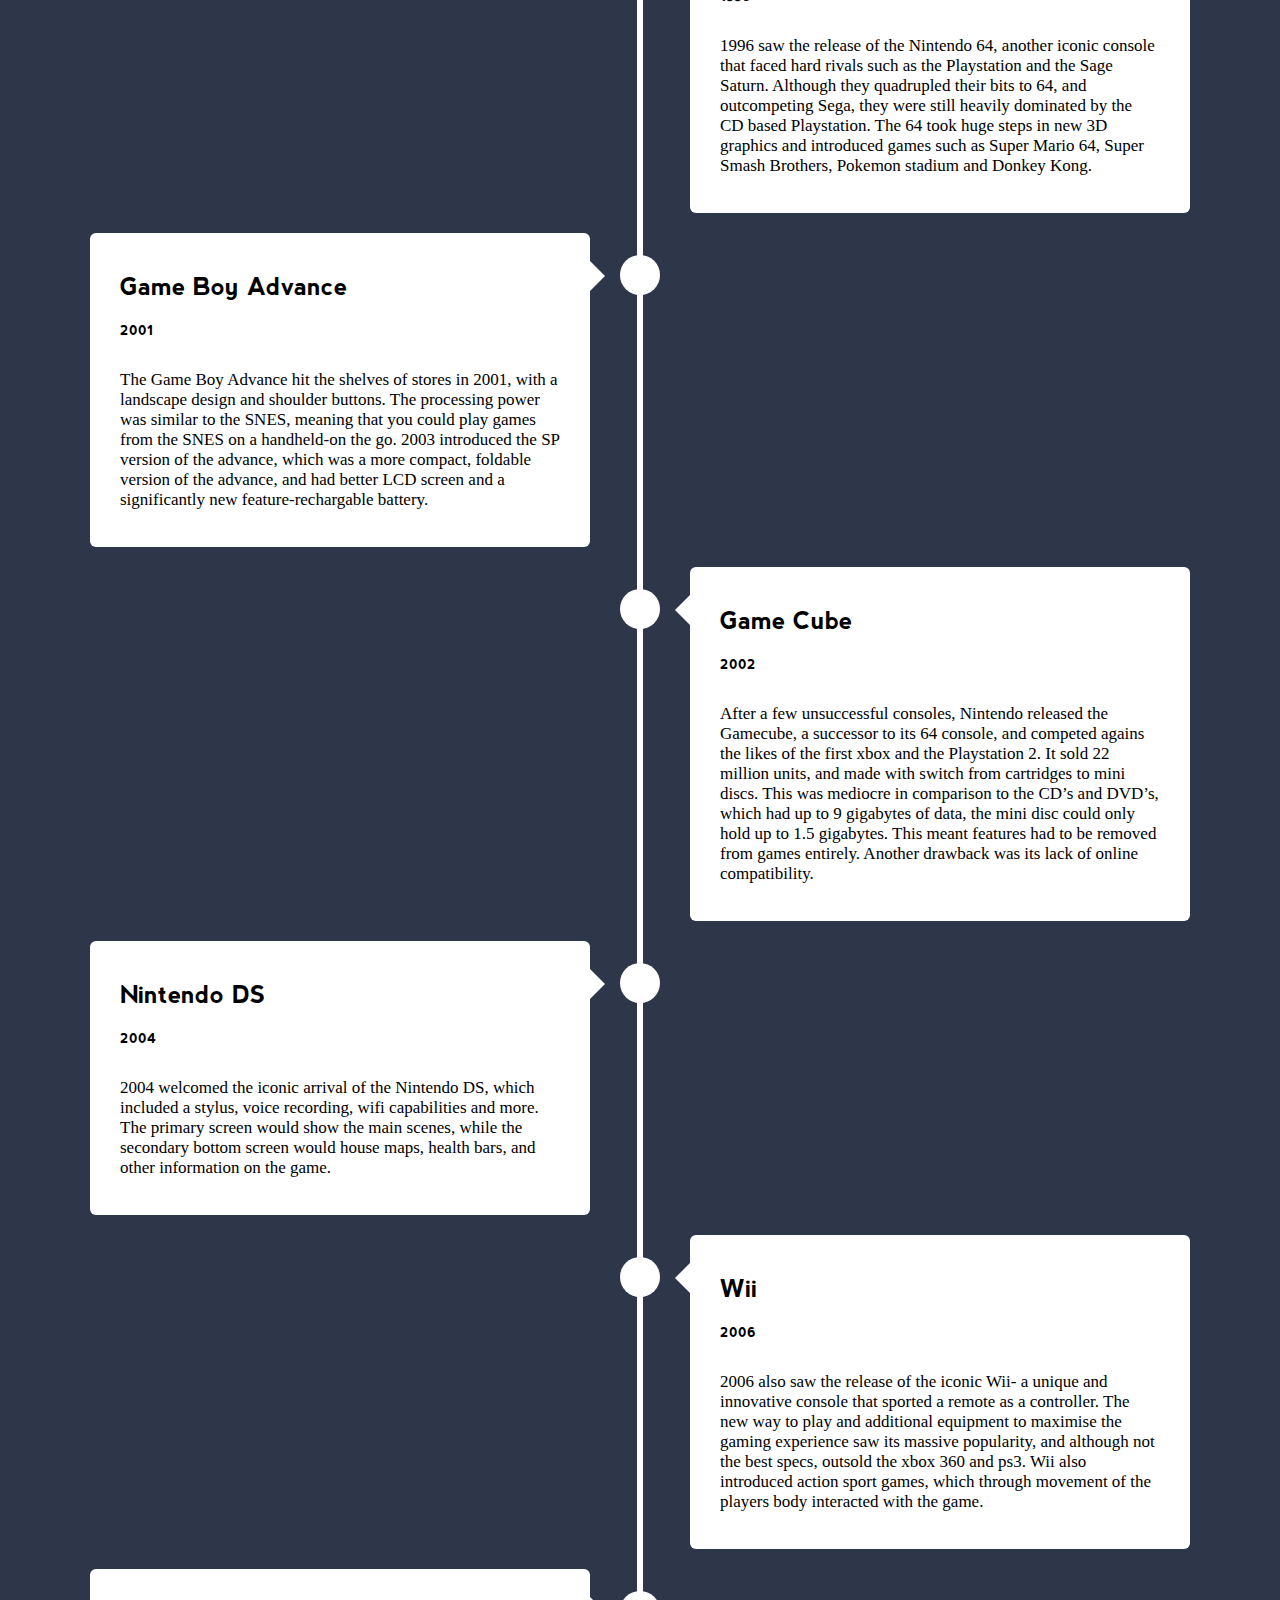
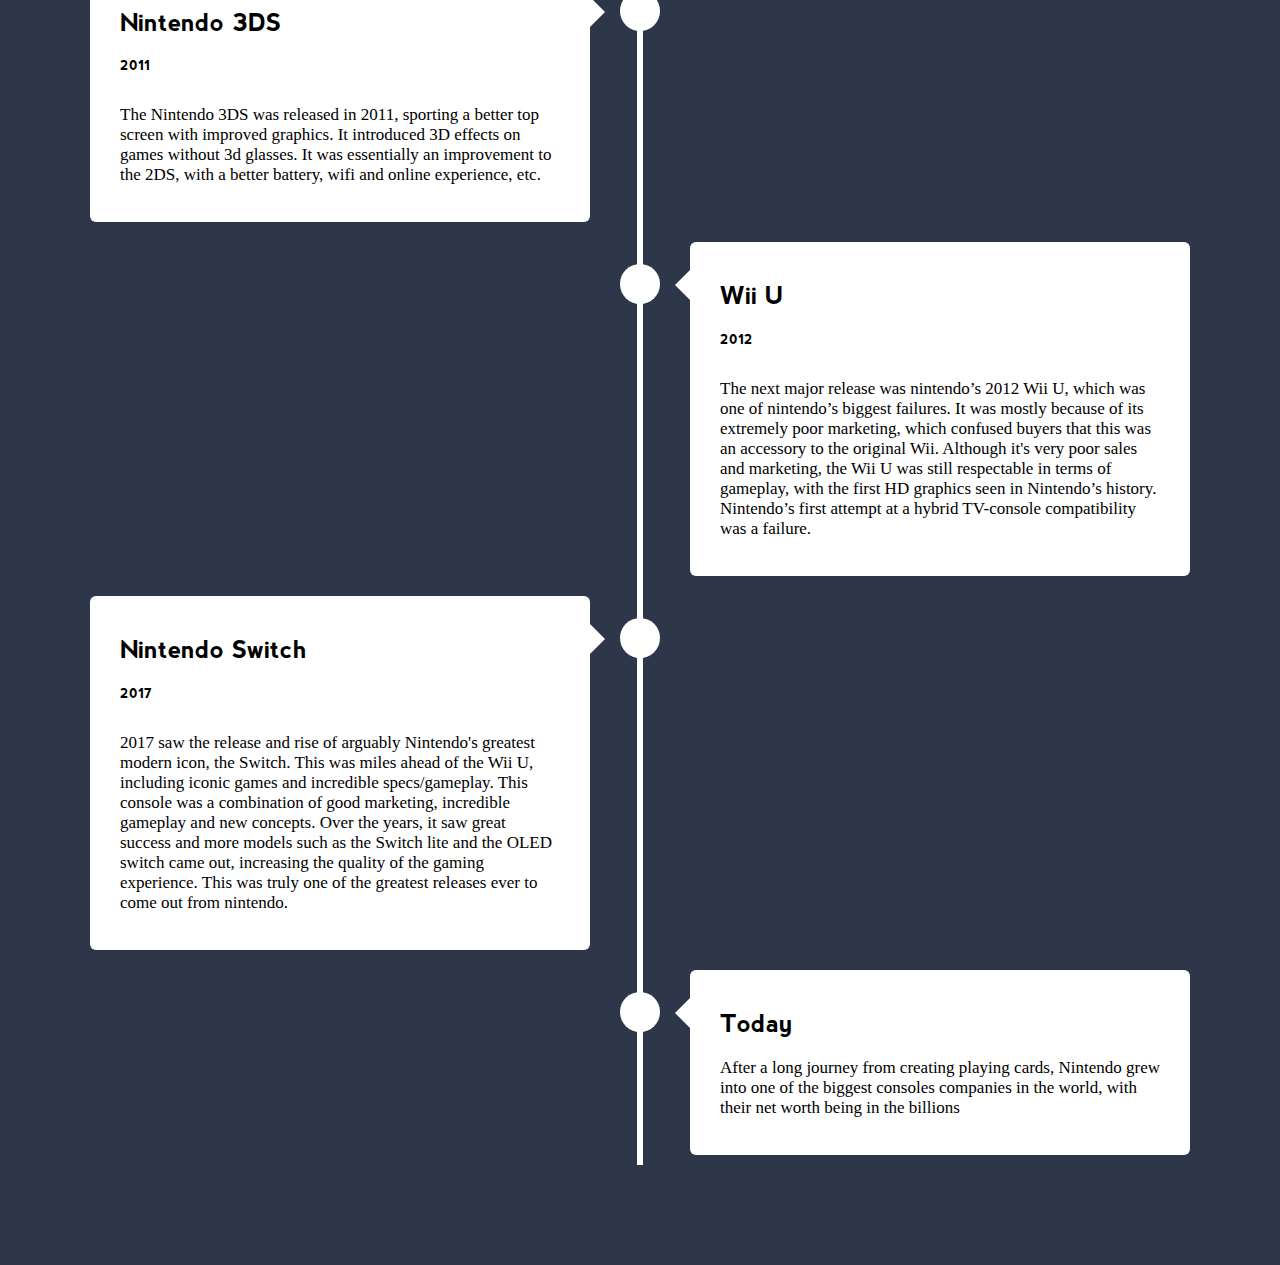
<file: History.html>
<!DOCTYPE html>

<head>
    <link rel="stylesheet" type="text/css" href="style.css">
    <link rel="icon" type="image/x-icon" href="Images\favicon.ico">
    <meta name="viewport" content="width=device-width, initial-scale=1.0">
    <title>
        RETROPEDIA
    </title>
    <style>
        body {
            background: #2e364a;
        }
    </style>
</head>



<body>
    <!--First thing viewer/s see-->
    <section class="wallpaperF">
        <section class="icon-bar">
            <a class="border" href="index.html">
                <!-- <img src="Images\Logo.png" height="100" width="190"> -->
                Mainpage
            </a>
            <a class="border" href="Handheld.html">
                <!-- <img src="Images/Nintendo_Lite.png" height="100px" width="210px"> -->
                Handhelds
            </a>
            <a class="border" href="Consoles.html">
                <!-- <img src="Images/Nintendo_Switch.png" height="100px" width="200px"> -->
                Consoles
            </a>
            <a class="border" href="History.html">
                <!-- <img src="Images/Nintendo News.png" height="100px" width="160px"> -->
                History
            </a>
            <a class="border" href="Technology.html">
                <!-- <img src="Images/Old logo.png" height="100px" width="100px"> -->
                Technology
            </a>
            <a class="border" href="Games.html">
                <!-- <img src="Images/Old Mario.png" height="100px" width="100px"> -->
                Games
            </a>
            <a class="border" href="bibliography.html">
                <!-- <img src="Images/Old Mario.png" height="100px" width="100px"> -->
                Bibliography
            </a>
            <a class="border" href="Newsfeed.html">
                <!-- <img src="Images/Old Mario.png" height="100px" width="100px"> -->
                Newsfeed
            </a>
        </section>
        <div class="h3" style="position:absolute; left: 20px">
            <br><br>
            From Donkey Kong
            <br>
            to Mario, discover
            <br>
            the Nintendo History
        </div>
        <br><br><br><br><br><br>
        <a class="button" href="#section1">
            Learn More About Nintendo
        </a>
    </section>
    <div class="timeline">

        <div class="timelineBox left-container">
            <span class="dot"></span>
            <div class="text__box">
                <h2>Creation</h2>
                <small>1889</small>
                <p>Nintendo was created in 1889 by Fusajiro Yamauchi as "Nintendo Karuta", initially producing playing
                    cards. </p>
                <span class="left-container-arrow"></span>
            </div>
        </div>
        <div class="timelineBox right-container">
            <span class="dot-right"></span>
            <div class="text__box">
                <h2>Walt Disney works with Nintendo</h2>
                <small>1959</small>
                <p>By 1959, the company, now "Nintendo Playing Cards", entered an agreement with Walt Disney to display
                    Disney characters on their cards.
                    <br>
                    <strong>Fun fact: Fusajiro Yamauchi’s business survived both world wars</strong>
                </p>
                <span class="right-container-arrow"></span>
            </div>
        </div>
        <div class="timelineBox left-container">
            <span class="dot2"></span>
            <div class="text__box">
                <h2>Nintendo’s first hit product</h2>
                <small>1977</small>
                <p> Nintendo’s first hit product, the Color TV game, was a primary console that displayed simple pixel
                    games,the first model being released in 1977. Over a million units of models 6 and 15 were sold, and
                    Nintendo gained immense popularity in Japan for its success. </p>
            </div>
            <span class="left-container-arrow2"></span>
        </div>
        <div class="timelineBox right-container">
            <span class="dot-right"></span>
            <div class="text__box">
                <h2>Handheld Consoles</h2>
                <small>1980</small>
                <p>The company’s first venture into handheld consoles was in 1980, with the ‘Game and Watch’ models,
                    which were simple handheld consoles that displayed the time, could set alarms and had a single,
                    simple game. However simple it may have been, it sold over 43 million units worldwide. </p>

                <span class="right-container-arrow"></span>
            </div>
        </div>
        <div class="timelineBox left-container">
            <span class="dot"></span>
            <div class="text__box">
                <h2>Arcade Machines</h2>
                <small>1981</small>
                <p>Afterwards, Nintendo continued its video-game venture with arcade systems and hit games such as
                    donkey Kong, which were playable on arcade systems released in 1981. </p>
                <span class="left-container-arrow"></span>
            </div>
        </div>
        <div class="timelineBox right-container">
            <span class="dot-right"></span>
            <div class="text__box">
                <h2>Creation of many more consoles</h2>
                <small>1982</small>
                <p>Nintendo then released home consoles such as the Atari 2600, the Intellivision and Colecovision. But
                    these were insignificant compared to what was to come in 1983.</p>
                <span class="right-container-arrow"></span>
            </div>
        </div>
        <div class="timelineBox left-container">
            <span class="dot"></span>
            <div class="text__box">
                <h2>NES</h2>
                <small>1983</small>
                <p>Nintendo’s Iconic NES, or Nintendo Entertainment System, was the first international home video game
                    console sold by Nintendo, released in 1983. Selling over 62 million units worldwide, the system
                    single handedly revived the crashed video game market of 1983. </p>
                <span class="left-container-arrow"></span>
            </div>
        </div>
        <div class="timelineBox right-container">
            <span class="dot-right"></span>
            <div class="text__box">
                <h2>Game Boy</h2>
                <small>1989</small>
                <p>Nintendo released another icon with the Game boy in 1989, which used game cartridges, meaning instead
                    of buying new consoles, players could just buy new games for a new experience. 3 models were
                    released, from the standard game boy t the game boy pocket and the Game boy Light.
                </p>
                <span class="right-container-arrow"></span>
            </div>
        </div>
        <div class="timelineBox left-container">
            <span class="dot"></span>
            <div class="text__box">
                <h2>Game Boy Color</h2>
                <small>1990</small>
                <p>A new game-changing feature was added to the 1998 Game boy colour, a new game boy model which came in
                    many colours. As well as this, the games could finally be viewed in colour, revolutionising the
                    gaming experience. New games in the Tetric, Zelda, Pokemon and Mario Bros franchises also hit the
                    market along with the model.
                    All 4 models sold a total of 118 million units.
                </p>
                <span class="left-container-arrow"></span>
            </div>
        </div>
        <div class="timelineBox right-container">
            <span class="dot-right"></span>
            <div class="text__box">
                <h2>SNES</h2>
                <small>1991</small>
                <p> Released in 1991, the long-awaited successor to the NES, the SNES, was released. This new model was
                    a 16-bit console that included a significant increase in audio, processing and cartridges. The first
                    Mario Kart game, Final Fantasy 6, Super Mario World, Super Metroid and Dokey Kong country. It was in
                    this model that the controller shaped into a more circular design, and introduced triggers. </p>
                <span class="right-container-arrow"></span>
            </div>
        </div>
        <div class="timelineBox left-container">
            <span class="dot"></span>
            <div class="text__box">
                <h2>Creation</h2>
                <small>1889</small>
                <p>Nintendo was created in 1889 by Fusajiro Yamauchi as "Nintendo Karuta", initially producing playing
                    cards. </p>
                <span class="left-container-arrow"></span>
            </div>
        </div>
        <div class="timelineBox right-container">
            <span class="dot-right"></span>
            <div class="text__box">
                <h2>SNES</h2>
                <small>1991</small>
                <p> Released in 1991, the long-awaited successor to the NES, the SNES, was released. This new model was
                    a 16-bit console that included a significant increase in audio, processing and cartridges. The first
                    Mario Kart game, Final Fantasy 6, Super Mario World, Super Metroid and Dokey Kong country. It was in
                    this model that the controller shaped into a more circular design, and introduced triggers. </p>
                <span class="right-container-arrow"></span>
            </div>
        </div>
        <div class="timelineBox left-container">
            <span class="dot"></span>
            <div class="text__box">
                <h2>Failure is inevitable</h2>
                <small>1995</small>
                <p>1995 saw Nintendo’s first major commercial failure with the Virtual Boy. It’s VR style headset and
                    uncomfortable experience, as well as limited game options and an exclusive red and black colour
                    scheme all made this console one of the worst ever sold, with only 770,000 units solds.</p>
                <span class="left-container-arrow"></span>
            </div>
        </div>
        <div class="timelineBox right-container">
            <span class="dot-right"></span>
            <div class="text__box">
                <h2>Nintendo 64</h2>
                <small>1996</small>
                <p> 1996 saw the release of the Nintendo 64, another iconic console that faced hard rivals such as the
                    Playstation and the Sage Saturn. Although they quadrupled their bits to 64, and outcompeting Sega,
                    they were still heavily dominated by the CD based Playstation. The 64 took huge steps in new 3D
                    graphics and introduced games such as Super Mario 64, Super Smash Brothers, Pokemon stadium and
                    Donkey Kong. </p>
                <span class="right-container-arrow"></span>
            </div>
        </div>
        <div class="timelineBox left-container">
            <span class="dot"></span>
            <div class="text__box">
                <h2>Game Boy Advance</h2>
                <small>2001</small>
                <p>The Game Boy Advance hit the shelves of stores in 2001, with a landscape design and shoulder buttons.
                    The processing power was similar to the SNES, meaning that you could play games from the SNES on a
                    handheld-on the go. 2003 introduced the SP version of the advance, which was a more compact,
                    foldable version of the advance, and had better LCD screen and a significantly new
                    feature-rechargable battery.
                </p>
                <span class="left-container-arrow"></span>
            </div>
        </div>
        <div class="timelineBox right-container">
            <span class="dot-right"></span>
            <div class="text__box">
                <h2>Game Cube</h2>
                <small>2002</small>
                <p>After a few unsuccessful consoles, Nintendo released the Gamecube, a successor to its 64 console, and
                    competed agains the likes of the first xbox and the Playstation 2. It sold 22 million units, and
                    made with switch from cartridges to mini discs. This was mediocre in comparison to the CD’s and
                    DVD’s, which had up to 9 gigabytes of data, the mini disc could only hold up to 1.5 gigabytes. This
                    meant features had to be removed from games entirely. Another drawback was its lack of online
                    compatibility. </p>
                <span class="right-container-arrow"></span>
            </div>
        </div>
        <div class="timelineBox left-container">
            <span class="dot"></span>
            <div class="text__box">
                <h2>Nintendo DS</h2>
                <small>2004</small>
                <p>2004 welcomed the iconic arrival of the Nintendo DS, which included a stylus, voice recording, wifi
                    capabilities and more. The primary screen would show the main scenes, while the secondary bottom
                    screen would house maps, health bars, and other information on the game.
                </p>
                <span class="left-container-arrow"></span>
            </div>
        </div>
        <div class="timelineBox right-container">
            <span class="dot-right"></span>
            <div class="text__box">
                <h2>Wii</h2>
                <small>2006</small>
                <p>
                    2006 also saw the release of the iconic Wii- a unique and innovative console that sported a remote
                    as a controller. The new way to play and additional equipment to maximise the gaming experience saw
                    its massive popularity, and although not the best specs, outsold the xbox 360 and ps3. Wii also
                    introduced action sport games, which through movement of the players body interacted with the game.
                </p>
                <span class="right-container-arrow"></span>
            </div>
        </div>
        <div class="timelineBox left-container">
            <span class="dot"></span>
            <div class="text__box">
                <h2>Nintendo 3DS</h2>
                <small>2011</small>
                <p>The Nintendo 3DS was released in 2011, sporting a better top screen with improved graphics. It
                    introduced 3D effects on games without 3d glasses. It was essentially an improvement to the 2DS,
                    with a better battery, wifi and online experience, etc. </p>
                <span class="left-container-arrow"></span>
            </div>
        </div>
        <div class="timelineBox right-container">
            <span class="dot-right"></span>
            <div class="text__box">
                <h2>Wii U</h2>
                <small>2012</small>
                <p>The next major release was nintendo’s 2012 Wii U, which was one of nintendo’s biggest failures. It
                    was mostly because of its extremely poor marketing, which confused buyers that this was an accessory
                    to the original Wii. Although it's very poor sales and marketing, the Wii U was still respectable in
                    terms of gameplay, with the first HD graphics seen in Nintendo’s history. Nintendo’s first attempt
                    at a hybrid TV-console compatibility was a failure.
                </p>
                <span class="right-container-arrow"></span>
            </div>
        </div>
        <div class="timelineBox left-container">
            <span class="dot"></span>
            <div class="text__box">
                <h2>Nintendo Switch</h2>
                <small>2017</small>
                <p>2017 saw the release and rise of arguably Nintendo's greatest modern icon, the Switch. This was miles
                    ahead of the Wii U, including iconic games and incredible specs/gameplay. This console was a
                    combination of good marketing, incredible gameplay and new concepts. Over the years, it saw great
                    success and more models such as the Switch lite and the OLED switch came out, increasing the quality
                    of the gaming experience. This was truly one of the greatest releases ever to come out from
                    nintendo. </p>
                <span class="left-container-arrow"></span>
            </div>
        </div>
        <div class="timelineBox right-container">
            <span class="dot-right"></span>
            <div class="text__box">
                <h2>Today</h2>
                <p>After a long journey from creating playing cards, Nintendo grew into one of the biggest consoles
                    companies in the world, with their net worth being in the billions </p>
                <span class="right-container-arrow"></span>
            </div>
        </div>

    </div>
</body>
</file>
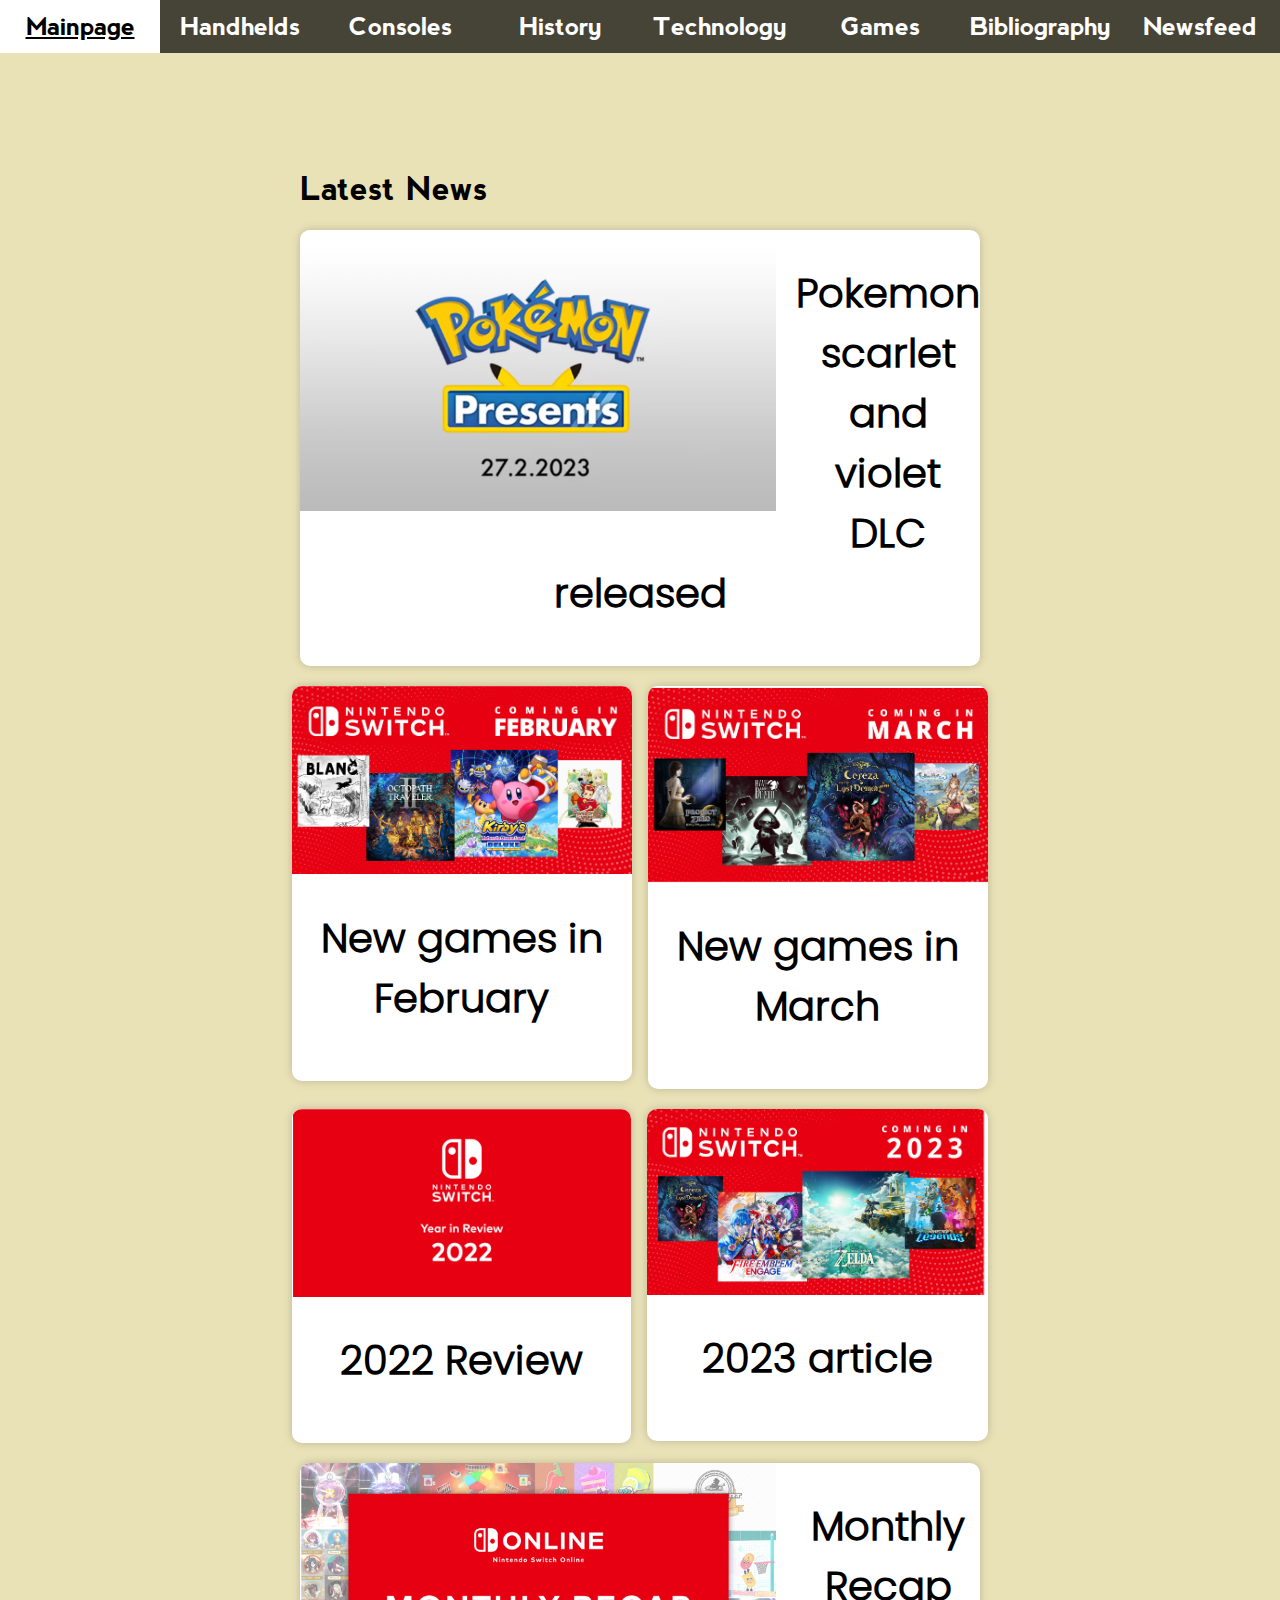
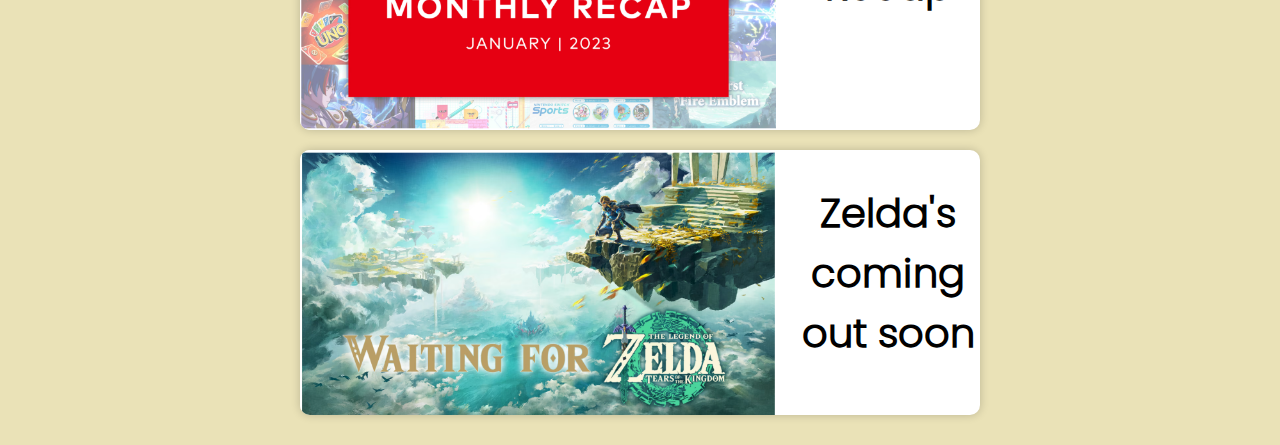
<file: Newsfeed.html>
<!DOCTYPE html>

<head>
    <link rel="stylesheet" type="text/css" href="style.css">
    <link rel="icon" type="image/x-icon" href="Images\favicon.ico">
    <meta name="viewport" content="width=device-width, initial-scale=1.0">
    <title>
        RETROPEDIA
    </title>
    <style>

    </style>
</head>



<body>
    <!--First thing viewer/s see-->
    <section class="icon-bar">
        <a class="border" href="index.html">
            <!-- <img src="Images\Logo.png" height="100" width="190"> -->
            Mainpage
        </a>
        <a class="border" href="Handheld.html">
            <!-- <img src="Images/Nintendo_Lite.png" height="100px" width="210px"> -->
            Handhelds
        </a>
        <a class="border" href="Consoles.html">
            <!-- <img src="Images/Nintendo_Switch.png" height="100px" width="200px"> -->
            Consoles
        </a>
        <a class="border" href="History.html">
            <!-- <img src="Images/Nintendo News.png" height="100px" width="160px"> -->
            History
        </a>
        <a class="border" href="Technology.html">
            <!-- <img src="Images/Old logo.png" height="100px" width="100px"> -->
            Technology
        </a>
        <a class="border" href="Games.html">
            <!-- <img src="Images/Old Mario.png" height="100px" width="100px"> -->
            Games
        </a>
        <a class="border" href="bibliography.html">
            <!-- <img src="Images/Old Mario.png" height="100px" width="100px"> -->
            Bibliography
        </a>
        <a class="border" href="Newsfeed.html">
            <!-- <img src="Images/Old Mario.png" height="100px" width="100px"> -->
            Newsfeed
        </a>
    </section>
    <section class="news-section">
        <h1 class="h4">
            Latest News
        </h1>
        <a
            href="https://www.nintendo.com.au/news-and-articles/catch-the-latest-pokemon-news-including-dlc-for-pokemon-scarlet-and-pokemon-violet">
            <div class="container2">
                <img src="Images\Games\pokemon2.png" alt="your-image" class="image2">
                <h2>
                    Pokemon scarlet and violet DLC released
                </h2>
                <p class="text">
                </p>
            </div>
        </a>
        <!--Beginning of 2x2-->
        <a href="https://www.nintendo.com.au/news-and-articles/nintendo-switch-games-coming-in-february-2023">
            <div class="side-by-side">
                <div class="containerV" style="position:relative; left: -8px">
                    <div class="item">
                        <img src="Images\News\games.png" alt="Mario Movie Poster" class="imageV">
                        <h2>New games in February</h2>
                    </div>
                </div>
        </a>
        <a href="https://www.nintendo.com.au/news-and-articles/nintendo-switch-games-coming-in-march-2023">
            <div class="containerV" style="position:relative; left: 8px">
                <div class="item">
                    <img src="Images\News\g-march.png" alt="Mario Movie Poster" class="imageV">
                    <h2>New games in March</h2>

                </div>
            </div>
            </div>
        </a>
        <a href="https://www.nintendo.com.au/news-and-articles/check-out-your-personalised-nintendo-switch-year-in-review-2022">
            <div class="side-by-side">
                <div class="containerV" style="position:relative; left: -8px">
                    <div class="item">
                        <img src="Images/News/2022.png" alt="Mario Movie Poster" class="imageV">
                        <h2>2022 Review</h2>

                    </div>
                </div>
        </a>
        <a href="https://www.nintendo.com.au/news-and-articles/heres-how-2023-is-shaping-up-on-nintendo-switch">
            <div class="containerV" style="position:relative; left: 8px">
                <div class="item">
                    <img src="Images\News\2023.png" alt="Mario Movie Poster" class="imageV">
                    <h2>2023 article</h2>

                </div>
            </div>
            </div>
        </a>
        <a href="https://www.nintendo.com.au/news-and-articles/nintendo-switch-online-monthly-recap-december">
            <div class="container2">
                <img src="Images\News\monthly.png" alt="your-image" class="image2">
                <h2>
                    Monthly Recap
                </h2>

            </div>
        </a>
        <!--Beginning of 3x3-->
        
        <a href="https://www.nintendo.com.au/news-and-articles/waiting-for-the-release-of-the-legend-of-zelda-tears-of-the-kingdom">
            <div class="container2">
                <img src="Images\News\zelda.png" alt="your-image" class="image2">
                <h2>
                    Zelda's coming out soon
                </h2>
    
            </div>
        </a>
    </section>
</body>
</file>
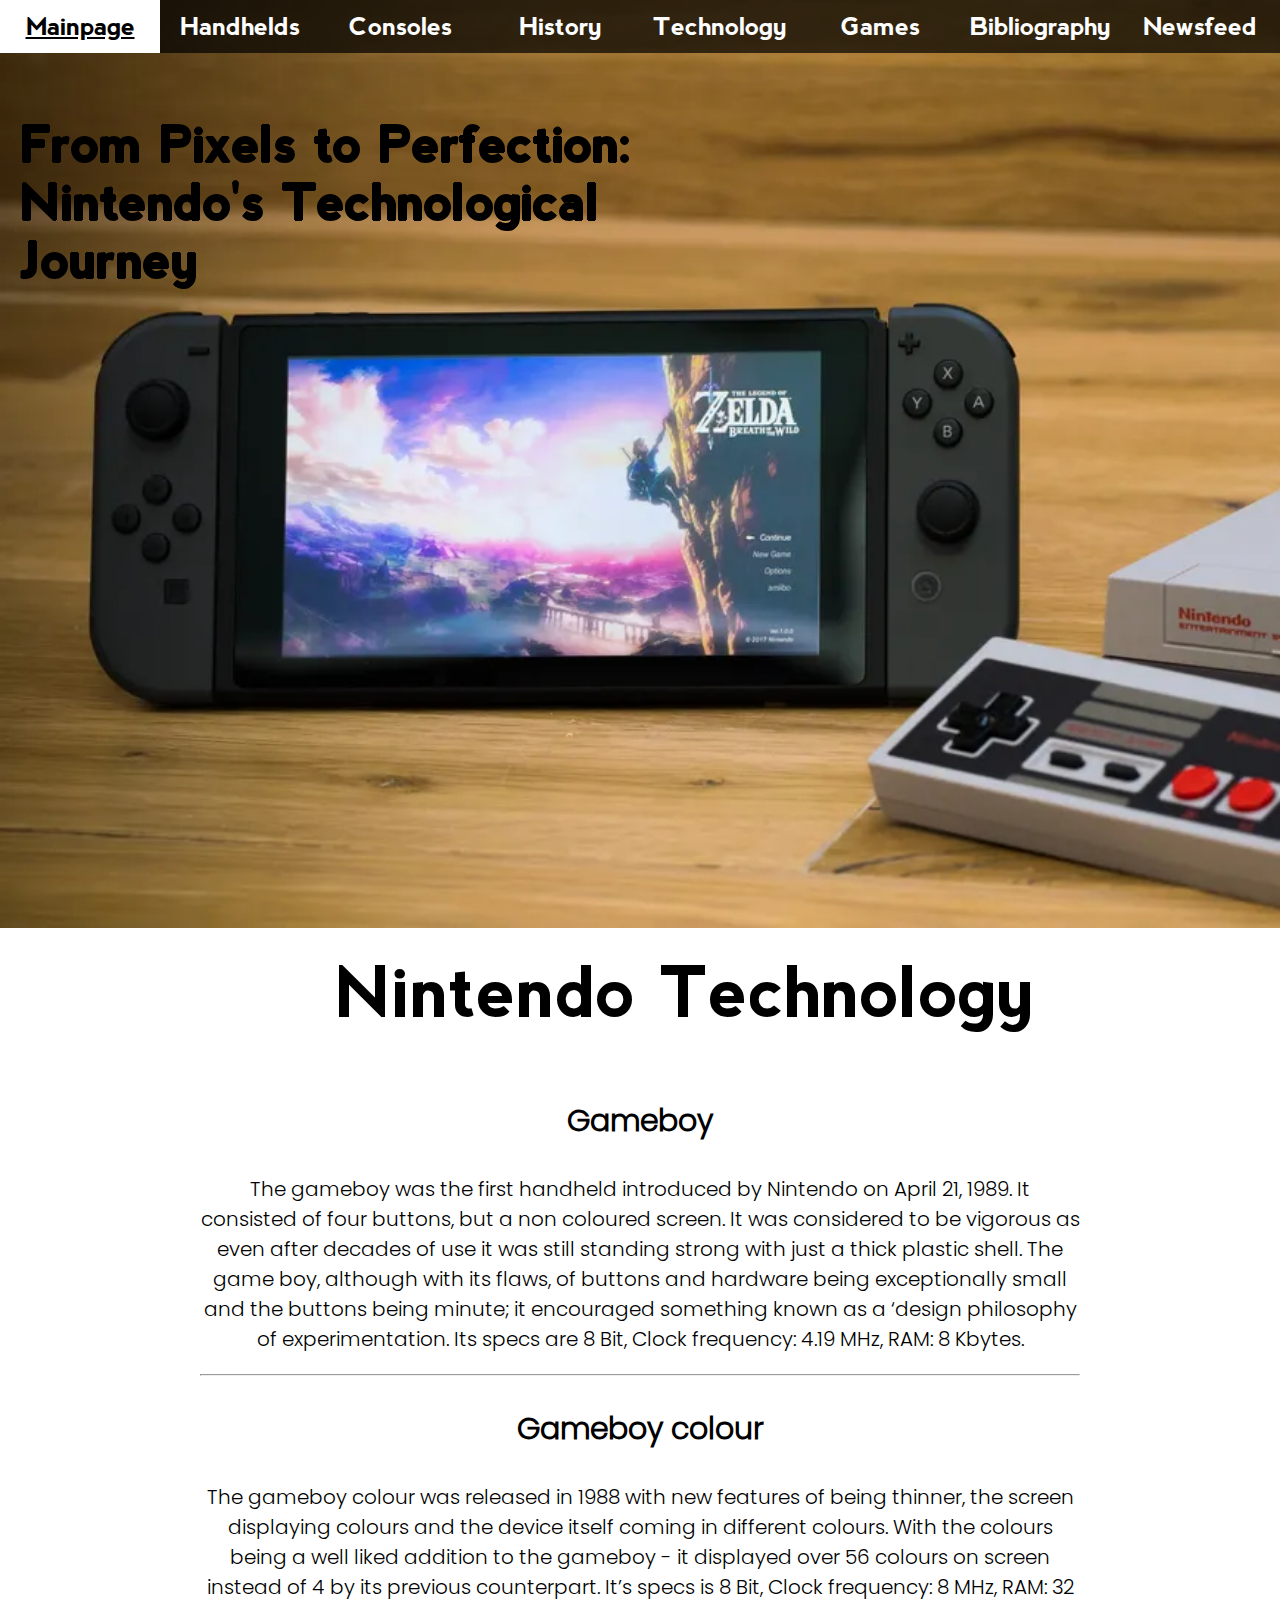
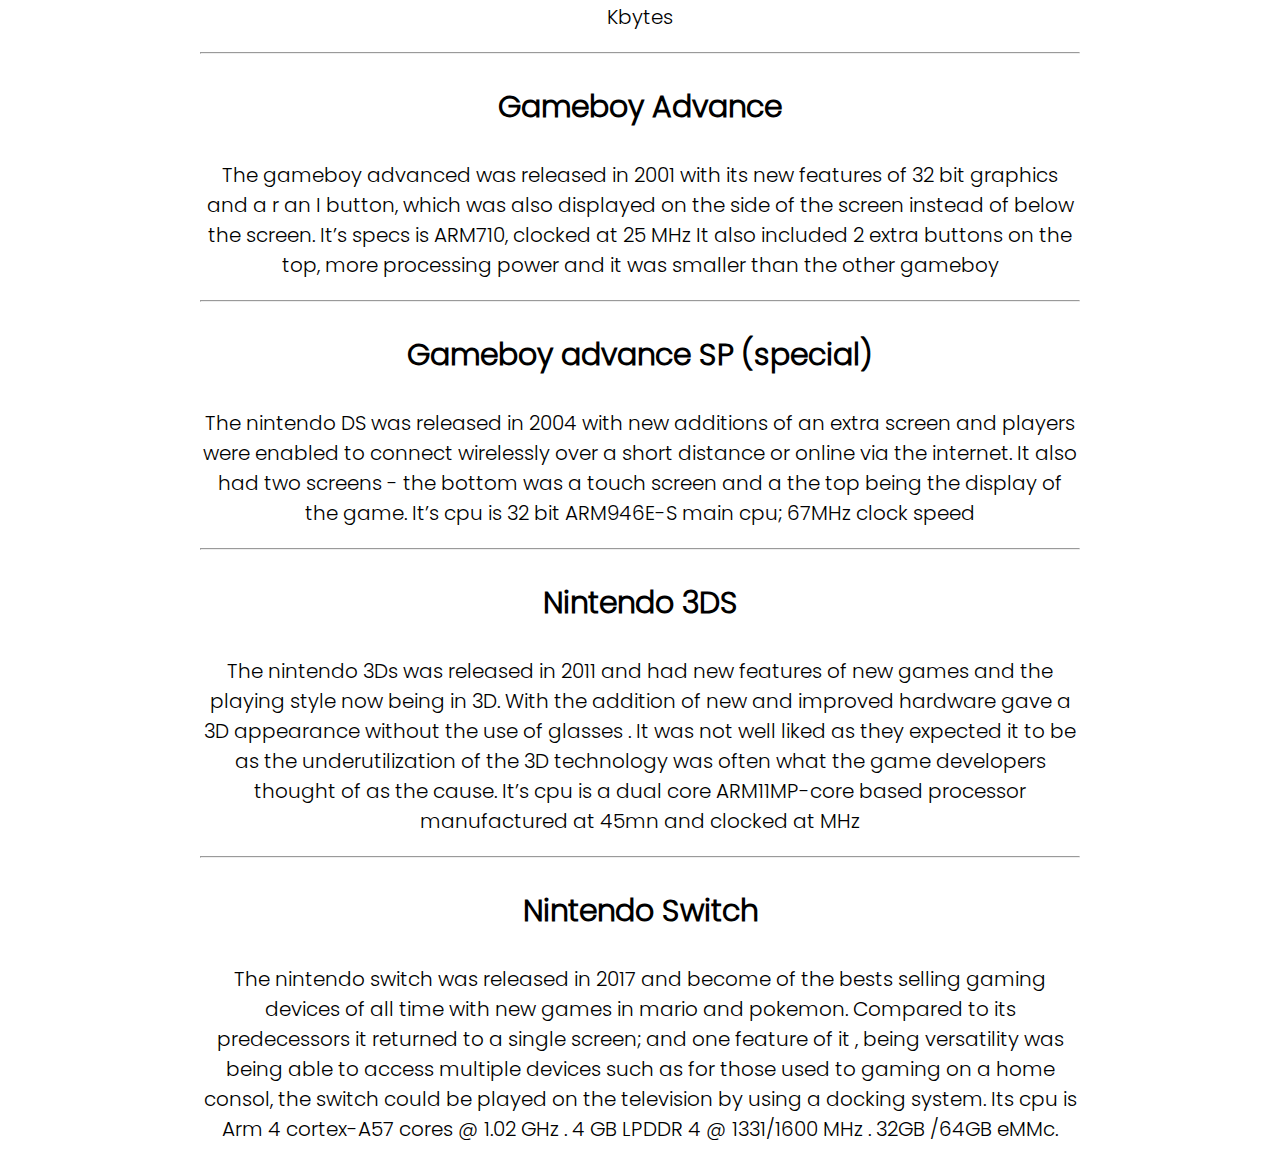
<file: Technology.html>
<!DOCTYPE html>

<head>
    <link rel="stylesheet" type="text/css" href="style.css">
    <link rel="icon" type="image/x-icon" href="Images\favicon.ico">
    <meta name="viewport" content="width=device-width, initial-scale=1.0">
    <title>
        RETROPEDIA
    </title>
</head>



<body>
    <!--First thing viewer/s see-->
    <section class="icon-bar">
        <a class="border" href="index.html">
            <!-- <img src="Images\Logo.png" height="100" width="190"> -->
            Mainpage
        </a>
        <a class="border" href="Handheld.html">
            <!-- <img src="Images/Nintendo_Lite.png" height="100px" width="210px"> -->
            Handhelds
        </a>
        <a class="border" href="Consoles.html">
            <!-- <img src="Images/Nintendo_Switch.png" height="100px" width="200px"> -->
            Consoles
        </a>
        <a class="border" href="History.html">
            <!-- <img src="Images/Nintendo News.png" height="100px" width="160px"> -->
            History
        </a>
        <a class="border" href="Technology.html">
            <!-- <img src="Images/Old logo.png" height="100px" width="100px"> -->
            Technology
        </a>
        <a class="border" href="Games.html">
            <!-- <img src="Images/Old Mario.png" height="100px" width="100px"> -->
            Games
        </a>
        <a class="border" href="bibliography.html">
            <!-- <img src="Images/Old Mario.png" height="100px" width="100px"> -->
            Bibliography
        </a>
        <a class="border" href="Newsfeed.html">
            <!-- <img src="Images/Old Mario.png" height="100px" width="100px"> -->
            Newsfeed
        </a>
    </section>

    <section class="wallpaperD">
        <br><br>
        <div class="h3" style="position:absolute; left: 20px">
            From Pixels to Perfection:
            <br>
            Nintendo's Technological
            <br>
            Journey
        </div>
        <br><br><br><br>
        <a class="button" href="#section2" style="position:absolute; left: -1000px">
            Start Exploring
        </a>
        <br><br><br><br><br><br><br><br><br><br>
    </section>
    <section id="section2">
        <div class="h1">
            Nintendo Technology
        </div>
        <div class="tec-section" style="text-align: center; font-size: 20px; font-family: 'poppins'">


            <p style="font-weight: bold; font-size: 30px;">Gameboy</p>
            <p>The gameboy was the first handheld introduced by Nintendo on April 21, 1989. It consisted of four
                buttons, but a non coloured screen. It was considered to be vigorous as even after decades of use it was
                still standing strong with just a thick plastic shell. The game boy, although with its flaws, of buttons
                and hardware being exceptionally small and the buttons being minute; it encouraged something known as a
                ‘design philosophy of experimentation. Its specs are 8 Bit, Clock frequency: 4.19 MHz, RAM: 8 Kbytes.
            </p>
            <hr>



            <p style="font-weight: bold; font-size: 30px;">Gameboy colour </p>
            <p>The gameboy colour was released in 1988 with new features of being thinner, the screen displaying colours
                and the device itself coming in different colours. With the colours being a well liked addition to the
                gameboy - it displayed over 56 colours on screen instead of 4 by its previous counterpart. It’s specs is
                8 Bit, Clock frequency: 8 MHz, RAM: 32 Kbytes</p>

            <hr>


            <p style="font-weight: bold; font-size: 30px;">Gameboy Advance </p>
            <p>The gameboy advanced was released in 2001 with its new features of 32 bit graphics and a r an I button,
                which was also displayed on the side of the screen instead of below the screen. It’s specs is ARM710,
                clocked at 25 MHz
                It also included 2 extra buttons on the top, more processing power and it was smaller than the other
                gameboy
            </p>

            <hr>


            <p style="font-weight: bold; font-size: 30px;">Gameboy advance SP (special)</p>
            <p>The nintendo DS was released in 2004 with new additions of an extra screen and players were enabled to
                connect wirelessly over a short distance or online via the internet. It also had two screens - the
                bottom was a touch screen and a the top being the display of the game. It’s cpu is 32 bit ARM946E-S main
                cpu; 67MHz clock speed
                </p>
                <hr>
            <p style="font-weight: bold; font-size: 30px;">Nintendo 3DS</p>
            <p>The nintendo 3Ds was released in 2011 and had new features of new games and the playing style now being
                in 3D. With the addition of new and improved hardware gave a 3D appearance without the use of glasses .
                It was not well liked as they expected it to be as the underutilization of the 3D technology was often
                what the game developers thought of as the cause. It’s cpu is a dual core ARM11MP-core based processor
                manufactured at 45mn and clocked at MHz </p>
            <hr>
            <p style="font-weight: bold; font-size: 30px;">Nintendo Switch</p>
            <p>The nintendo switch was released in 2017 and become of the bests selling gaming devices of all time with
                new games in mario and pokemon. Compared to its predecessors it returned to a single screen; and one
                feature of it , being versatility was being able to access multiple devices such as for those used to
                gaming on a home consol, the switch could be played on the television by using a docking system. Its cpu
                is Arm 4 cortex-A57 cores @ 1.02 GHz . 4 GB LPDDR 4 @ 1331/1600 MHz . 32GB /64GB eMMc. </p>
        </div>
    </section>

</body>
</file>
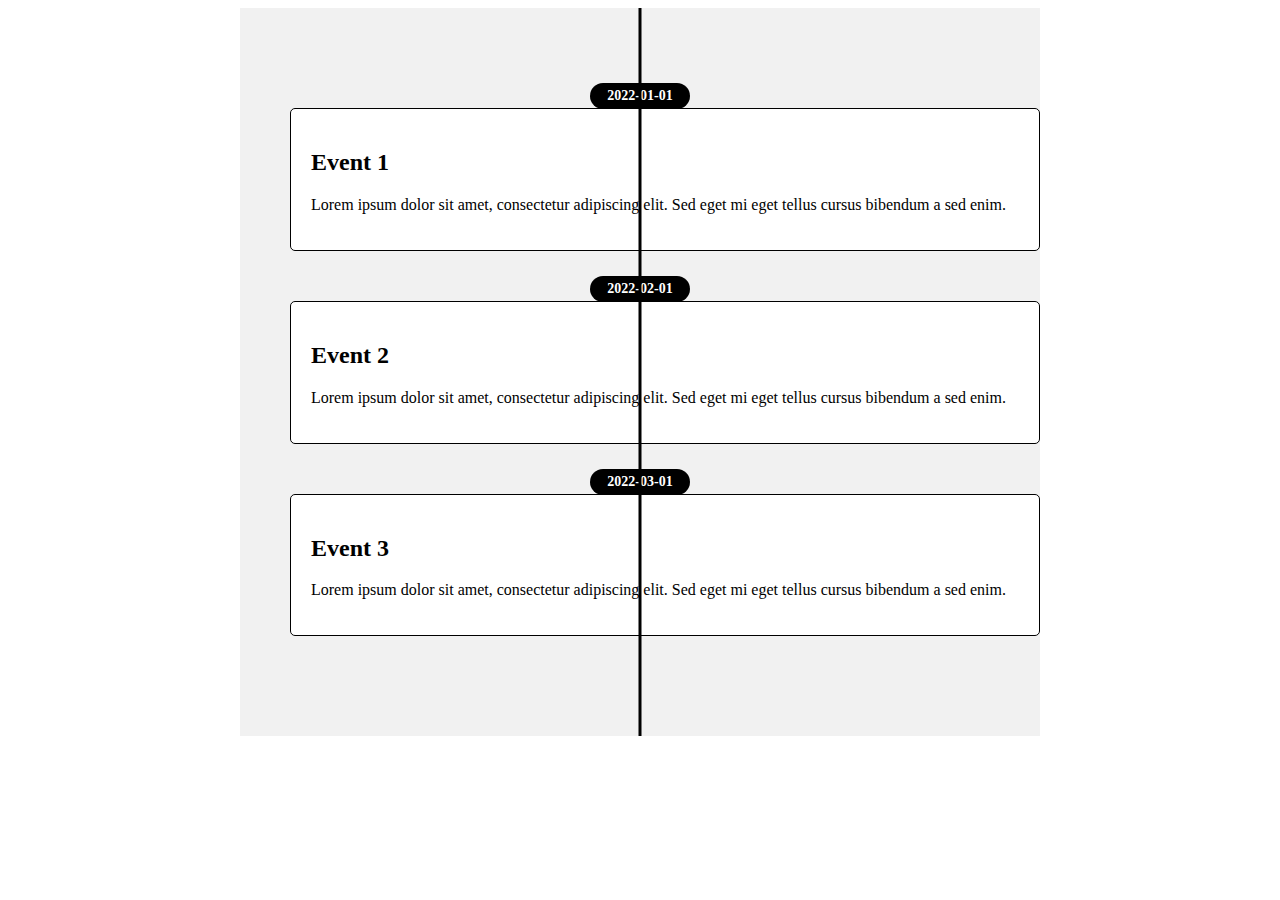
<file: testing.html>
<!DOCTYPE html>
<html>
<head>
	<title>Timeline Example</title>
	<style>
		.timeline {
			background-color: #f1f1f1;
			position: relative;
			max-width: 800px;
			margin: 0 auto;
			padding: 50px 0;
		}

		.timeline::after {
			content: "";
			position: absolute;
			top: 0;
			bottom: 0;
			left: 50%;
			width: 3px;
			background-color: black;
			transform: translateX(-50%);
		}

		.timeline__item {
			position: relative;
			margin: 50px 0;
		}

		.timeline__date {
			position: absolute;
			top: -25px;
			left: 50%;
			transform: translateX(-50%);
			background-color: black;
			color: white;
			padding: 5px 10px;
			border-radius: 20px;
			font-size: 14px;
			font-weight: bold;
			text-align: center;
			min-width: 80px;
		}

		.timeline__content {
			margin-left: 50px;
			padding: 20px;
			background-color: white;
			border: 1px solid black;
			border-radius: 5px;
		}
	</style>
</head>
<body>
	<div class="timeline">
		<div class="timeline__item">
			<div class="timeline__date">2022-01-01</div>
			<div class="timeline__content">
				<h2>Event 1</h2>
				<p>Lorem ipsum dolor sit amet, consectetur adipiscing elit. Sed eget mi eget tellus cursus bibendum a sed enim.</p>
			</div>
		</div>
		<div class="timeline__item">
			<div class="timeline__date">2022-02-01</div>
			<div class="timeline__content">
				<h2>Event 2</h2>
				<p>Lorem ipsum dolor sit amet, consectetur adipiscing elit. Sed eget mi eget tellus cursus bibendum a sed enim.</p>
			</div>
		</div>
		<div class="timeline__item">
			<div class="timeline__date">2022-03-01</div>
			<div class="timeline__content">
				<h2>Event 3</h2>
				<p>Lorem ipsum dolor sit amet, consectetur adipiscing elit. Sed eget mi eget tellus cursus bibendum a sed enim.</p>
			</div>
		</div>
	</div>
</body>
</html>
</file>
<file: style.css>
.h1 {
            size: 36px;
            color: black;
            font-weight: bold;
            font-size: 70px;
            font-family: 'MyFont', Times, serif;
            padding: 15px;
            margin: 10px;
            margin-left: 25%;
            width: fit-content;
            height: auto;
        }

        .h2 {
            size: 36px;
            color: white;
            font-weight: bold;
            font-size: 30px;
            font-family: 'MyFont', Times, serif;
            padding: 5px;
            
            width: fit-content;
            height: auto;

        }

        .h3 {
            color: transparent;
            size: 36px;
            font-weight: bold;
            font-size: 50px;
            font-family: 'MyFont', Times, serif;
            margin: auto;
            width: fit-content;
            height: auto;
            text-shadow: -1px 0 black, 0 1px black, 1px 0 black, 0 -1px black;
            animation: blur-in 4s forwards;
        }

        @keyframes blur-in {
            from {
                color: transparent;
                text-shadow: 0px 0px 20px rgba(0, 0, 0, 0.5);
            }

            to {
                color: white;
                text-shadow: -1px 0 black, 0 1px black, 1px 0 black, 0 -1px black;
            }
        }
        
        .border{
            font-weight: none;
            font-family: sans-serif;
            color: white;
        }

        .h3 {
            animation: blur-in 4s forwards;
        }

        .h4 {
            text-align: left;
            color: black;
            font-size: 50px;
            font-weight: bold;
            font-family: 'MyFont', Times, serif;
            animation: blur-in2 4s forwards;
        }

        @keyframes blur-in2 {
            from {
                color: transparent;
                text-shadow: 0px 0px 20px rgba(0, 0, 0, 0.5);
            }

            to {
                color: Black;
                text-shadow: none;
            }
        }

        .h3 {
            animation: blur-in 4s forwards;
        }






        a {
            text-decoration: none;
        }

        body {
            margin: 0;
        }

        .center {
            display: flex;
            justify-content: center;
            align-items: center;
        }

        .icon-bar {
            width: 100%;
            background-color: rgba(0, 0, 0, 0.7);
            font-family: 'MyFont';
            overflow: auto;
            position: absolute;
            top: 0;
            left: 0;
            width: 100%;
            z-index: 999;

        }

        .icon-bar a {
            float: left;
            font-family: 'MyFont';
            text-align: center;
            width: 12.5%;
            padding: 12px 0;
            transition: all 0.3s ease;
            font-size: 25px;
        }

        .icon-bar a:hover { 
            background: white;
            color: black;
            text-decoration: underline;
        }

        * {
            box-sizing: border-box;
        }

        .box {
            display: flex;
            align-items: center;
            width: fit-content;
            padding: 10px;
            background-color: black;
            color: white;
            font-family: 'MyFont';
            border-radius: 10px;
            width: 50%;

        }

        .box:hover {
            border: 10px solid black;
            transition: all 0.4s ease;
        }


        .wallpaper {
            font-weight: bold;
            font-size: 50px;
            font-family: 'MyFont', Times, serif;
            background-image: url("Images/Wallpapers/Nintendo\ Wallpaper.jpg");
            background-repeat: no-repeat;
            background-size: cover;
        }

        .wallpaperB {
            font-weight: bold;
            font-size: 50px;
            font-family: 'MyFont', Times, serif;
            background-image: url("Images/Wallpapers/the-nintendo-switch.png");
            background-repeat: no-repeat;
            background-size: cover;
            background-position: center top -60px;
        }

        .wallpaperD {
            font-weight: bold;
            font-size: 50px;
            font-family: 'MyFont', Times, serif;
            background-image: url("Images/Wallpapers/technology.webp");
            background-repeat: no-repeat;
            background-size: cover;
        }

        .wallpaperE {
            font-weight: bold;
            font-size: 50px;
            font-family: 'MyFont', Times, serif;
            background-image: url("Images/Wallpapers/Games.png");
            background-repeat: no-repeat;
            background-size: cover;
            min-height: 900px;
        }


        .wallpaperF {
            font-weight: bold;
            font-size: 50px;
            font-family: 'MyFont', Times, serif;
            background-image: url("Images/Wallpapers/History.jpg");
            background-repeat: no-repeat;
            background-size: cover;
            min-height: 850px;
        }

        .button,
        .button2,
        .button3 {
            color: black;
            font-size: 30px;
            font-family: 'MyFont', Times, serif;
            background-color: rgba(211, 211, 211, 0.5);
            /* Light grey with 50% opacity */
            margin: auto;
            width: fit-content;
            height: auto;
            border: 2px solid white;
            border-radius: 10px;
            padding: 20px;
            transition: all 0.3s ease;
            position: relative;
            left: -200%;
        }

        .button {
            animation: slide-in 2s forwards;
        }

        .button2 {
            animation: slide-in2 2s forwards;
        }

        .button3 {
            animation: slide-in3 2s forwards;
        }

        .button:hover {
            background-color: lightgrey;
        }

        @keyframes slide-in {
            to {
                left: 20px;
            }
        }

        @keyframes slide-in2 {
            to {
                left: 0px;
            }
        }

        @keyframes slide-in3 {
            to {
                left: 1240px;
            }
        }



        .lText {
            color: black;
            background-color: white;
            font-size: 50px;
            font-family: 'MyFont', Times, serif;
            font-weight: bold;
        }

        .mText {
            color: black;
            font-size: 30px;
            font-family: 'MyFont', Times, serif;
            font-weight: bold;
            text-align: center;
        }

        .infoText {
            color: black;
            font-family: 'Poppins', Times, serif;
            font-size: 20px;
            text-align: center;
        }

        @font-face {
            font-family: 'MyFont';
            src: url('nevis.ttf');
        }

        @font-face {
            font-family: 'Poppins';
            src: url('Poppins/Poppins-Light.ttf');
        }

        .boxBlur {
            display: flex;
            width: fit-content;
            padding: 10px;
            padding-left: 50px;
            padding-right: 50px;
            background-color: white;
            border-radius: 10px;
            width: 30%;
            border: 1px solid #ccc;
            display: inline-block;
            position: relative;
            margin-bottom: 30px;
            transition: all 0.3s ease-in-out;
        }

        .boxBlur2 {
            float: left;
            display: flex;
            flex-wrap: wrap;
            width: fit-content;
            padding: 10px;
            padding-left: 50px;
            padding-right: 50px;
            background-color: white;
            border-radius: 10px;
            width: 40%;
            border: 1px solid #ccc;
            margin-bottom: 30px;
            /* display:inline-block;
            position:relative; */
        }

        .boxBlur2:hover {
            box-shadow: 0 0 10px rgba(0, 0, 0, 0.2);
        }

        .boxBlur:hover {
            box-shadow: 0 0 10px rgba(0, 0, 0, 0.2);
        }

        .boxBlurBlack {
            float: left;
            display: flex;
            flex-wrap: wrap;
            align-items: center;
            width: fit-content;
            padding: 10px;
            background-color: black;
            color: white;
            font-family: 'MyFont';
            border-radius: 10px;
            width: 40%;
            font-size: larger;
            margin-bottom: 30px;
        }

        .boxBlurBlack2 {
            display: flex;
            align-items: center;
            width: fit-content;
            padding: 10px;
            background-color: black;
            color: white;
            font-family: 'MyFont';
            border-radius: 10px;
            width: 40%;
            font-size: larger;
        }

        .parallax {
            /* The image used */
            background-image: url("Images/Wallpapers/Nintendo Wallpaper.jpg");

            /* Set a specific height */
            min-height: 900px;

            /* Create the parallax scrolling effect */
            background-attachment: fixed;
            background-position: center;
            background-repeat: no-repeat;
            background-size: cover;
        }

        .bgimg-1,
        .bgimg-2,
        .bgimg-3,
        .bgimg-4,
        .bgimg-5,
        .bgimg-6,
        .bgimg-7 {
            position: relative;
            background-attachment: fixed;
            background-position: center;
            background-repeat: no-repeat;
            background-size: cover;

        }

        .bgimg-1 {
            background-color: black;
            background-image: url("Images/nintendo-lite.avif");
            min-height: 900px;
            background-position: center top 30px;
        }

        .bgimg-2 {
            background-image: url("Images/Games/Game and Watch.jpg");
            min-height: 750px;
        }

        .bgimg-3 {
            background-image: url("Images/Games/Game\ Boy.webp");
            min-height: 750px;
        }

        .bgimg-4 {
            background-image: url("Images/Games/Pokemon\ Mini.webp");
            min-height: 750px;
        }

        .bgimg-5 {

            background-image: url("Images/Games/Nintendo\ DS.jpg");
            min-height: 750px;
        }

        .bgimg-6 {
            background-image: url("Images/Games/Nintendo\ 3D3.png");
            min-height: 750px;
        }

        .bgimg-7 {
            background-image: url("Images/Wallpapers/Nintendo\ Switch.png");
            min-height: 750px;
        }

        .text-box {
            float: right;
            width: 40%;
            background-color: #f5f5f5;
            border: 1px solid #ddd;
            padding: 20px;
            box-shadow: 2px 2px 5px rgba(0, 0, 0, 0.3);
        }

        .text-box h2 {
            font-size: 43px;
            margin: 0 auto;
            border-bottom: 2px solid black;
            text-align: center;
            width: 50%;
        }

        .text-box p {
            font-size: 20px;
            line-height: 1.5;
        }

        .image {
            
            width: 60%;
            margin-top: 50px;
            margin-right: 20px;
            /* add some space between the image and text */
            transition: transform 0.3s ease-in-out;
        }

        .image:hover {
            transform: scale(1.01);
        }

        .text,
        .textW {
            overflow: hidden;
            margin: 10px;

            /* Fonts */
            font-size: 20px;
            font-family: 'poppins', sans-serif;

        }

        .text {
            color: black;
        }

        .textW {
            color: black;
        }


        .container,
        .containerB,
        .container2 {
            width: fit-content;
            border-radius: 10px;
            box-shadow: 0 0 10px rgba(0, 0, 0, 0.2);
            overflow: hidden;

            /* clip the image to the container */
            margin-bottom: 20px;
            animation: fade-in 1.5s ease-in-out forwards;
            background: white;
            width: 100%;
        }

        .container {
            background-color: white;
        }

        .containerB {
            background-color: white
        }

        .image2 {
            float: left;
            width: 70%;
            margin-right: 20px;
            /* add some space between the image and text */
            transition: transform 0.3s ease-in-out;
        }

        .image:hover {
            transform: scale(1.01);
        }

        .text2,
        .textW {
            overflow: hidden;
            margin: 10px;
            margin-left: none;

            /* Fonts */
            font-size: 20px;
            font-family: 'poppins', sans-serif;

        }

        .containerV {
            width: 100%;
            display: flex;
            flex-direction: column;
            border-radius: 10px;
            background-color: white;
            box-shadow: 0 0 10px rgba(0, 0, 0, 0.2);
            overflow: hidden;
            /* clip the image to the container */
            margin-bottom: 20px;
            animation: fade-in2 3s ease-in-out forwards;
        }

        .imageV {
            width: 100%;
            object-fit: cover;
            transition: transform 0.3s ease-in-out;

        }

        .imageV:hover {
            transform: scale(1.01);
        }

        .item {
            display: flex;
            flex-direction: column;
            align-items: center;
            justify-content: center;
            text-align: center;
            margin-bottom: 20px;
        }

        .news-section {
            padding: 300px;
            padding-top: 150px;
            padding-bottom: 10px;
            background: #eae2b7
        }

        .news-section h1 {
            color: black;
            font-family: "MyFont", sans-serif;
            font-size: xx-large;
        }


        .news-section h2 {
            color: black;
            font-family: "poppins", sans-serif;
            font-size: 40px;
            text-align: center;
        }

        

        .side-by-side {
            display: flex;
            justify-content: center;
        }

        .containerV2 {
            width: 100%;
            display: flex;
            flex-direction: column;
            border-radius: 10px;
            background-color: white;
            box-shadow: 0 0 10px rgba(0, 0, 0, 0.2);
            overflow: hidden;
            /* clip the image to the container */
            margin-bottom: 20px;
            animation: fade-in3 3s ease-in-out forwards;
        }

        @keyframes fade-in3 {
            from {
                opacity: 0;
                display: none;
            }

            to {
                opacity: 1;

            }
        }


        /* Consoles */
        .consoles-section {
            padding: 20px 200px 0 200px;
            
        }

        .consoles-section h1 {
            color: black;
            font-family: "MyFont", sans-serif;
            font-size: xx-large;
        }

        .consoles-section h3 {
            color: black;
            font-family: "MyFont", sans-serif;
            font-size: xx-large;
        }

    /* Timeline */
        .timeline{
            position: relative;
            max-width: 1200px;
            margin: 100px auto;
        }

        .timeline::after{
            content: '';
            position: absolute;
            width: 6px;
            height: 100%;
            background: #fff;
            top:0;
            left: 50%;
            margin-left: -3px;
            z-index: -1;
        }

        .timeline img{
            max-height: 300px;
            max-width: 400px;
        }

        .timelineBox{
            padding: 10px 50px;
            position:relative;
            width: 50%;
        }

        .text__box{
            padding: 20px 30px;
            background: #fff;
            position: relative;
            border-radius: 6px;
            font-size: 16px;
            animation: movedown 1s linear forwards;

            width: 500px;
        }


        .text__box h2{
            font-family: "MyFont";
            font-weight: 600;
        }
        .text__box small{
            font-family: "MyFont";
            display: inline-block;
            margin-bottom: 15px;
        }
        
        .text__box p{
            font-size: 17px;
            font-family: 'Sans Serif'
        }

        .left-container{
            left:0;
        }

        .right-container{
            left: 50%
        }

        .dot,
        .dot2,
        .dot-right {
            height: 40px;
            width: 40px;
            background-color: #fff;
            border-radius: 50%;
            display: inline-block;

            position:absolute;
            right: -20px;
            top: 32px;
            z-index: 10;
          }

        .dot2{
            top: 26px;
        }

        .dot-right{
           left: -20px;
        }

        .left-container-arrow{
            height: 0;
            width: 0;
            position: absolute;
            top: 28px;
            z-index: 1;
            border-top: 15px solid transparent;
            border-bottom: 15px solid transparent;
            border-left: 15px solid white;
            right: -15px;
        }

        .left-container-arrow2{
            height: 0;
            width: 0;
            position: absolute;
            top: 28px;
            z-index: 1;
            border-top: 15px solid transparent;
            border-bottom: 15px solid transparent;
            border-left: 15px solid white;
            right: 35px;
        }

        .right-container-arrow{
            height: 0;
            width: 0;
            position: absolute;
            top: 28px;
            z-index: 1;
            border-top: 15px solid transparent;
            border-bottom: 15px solid transparent;
            border-right: 15px solid white;
            left: -15px;
        }

        .video-text{
            float: left;
            margin: 10px;
            text-align: center;
            width: 550px;
        }

        .video-text p{
            text-align: left;
        }

        /* Technology */

        .tec-section {
            padding: 10px 200px 10px 200px;
            justify-content: center;
        }

        .tec-section img{
            
            width: 40%;
        }
</file>
